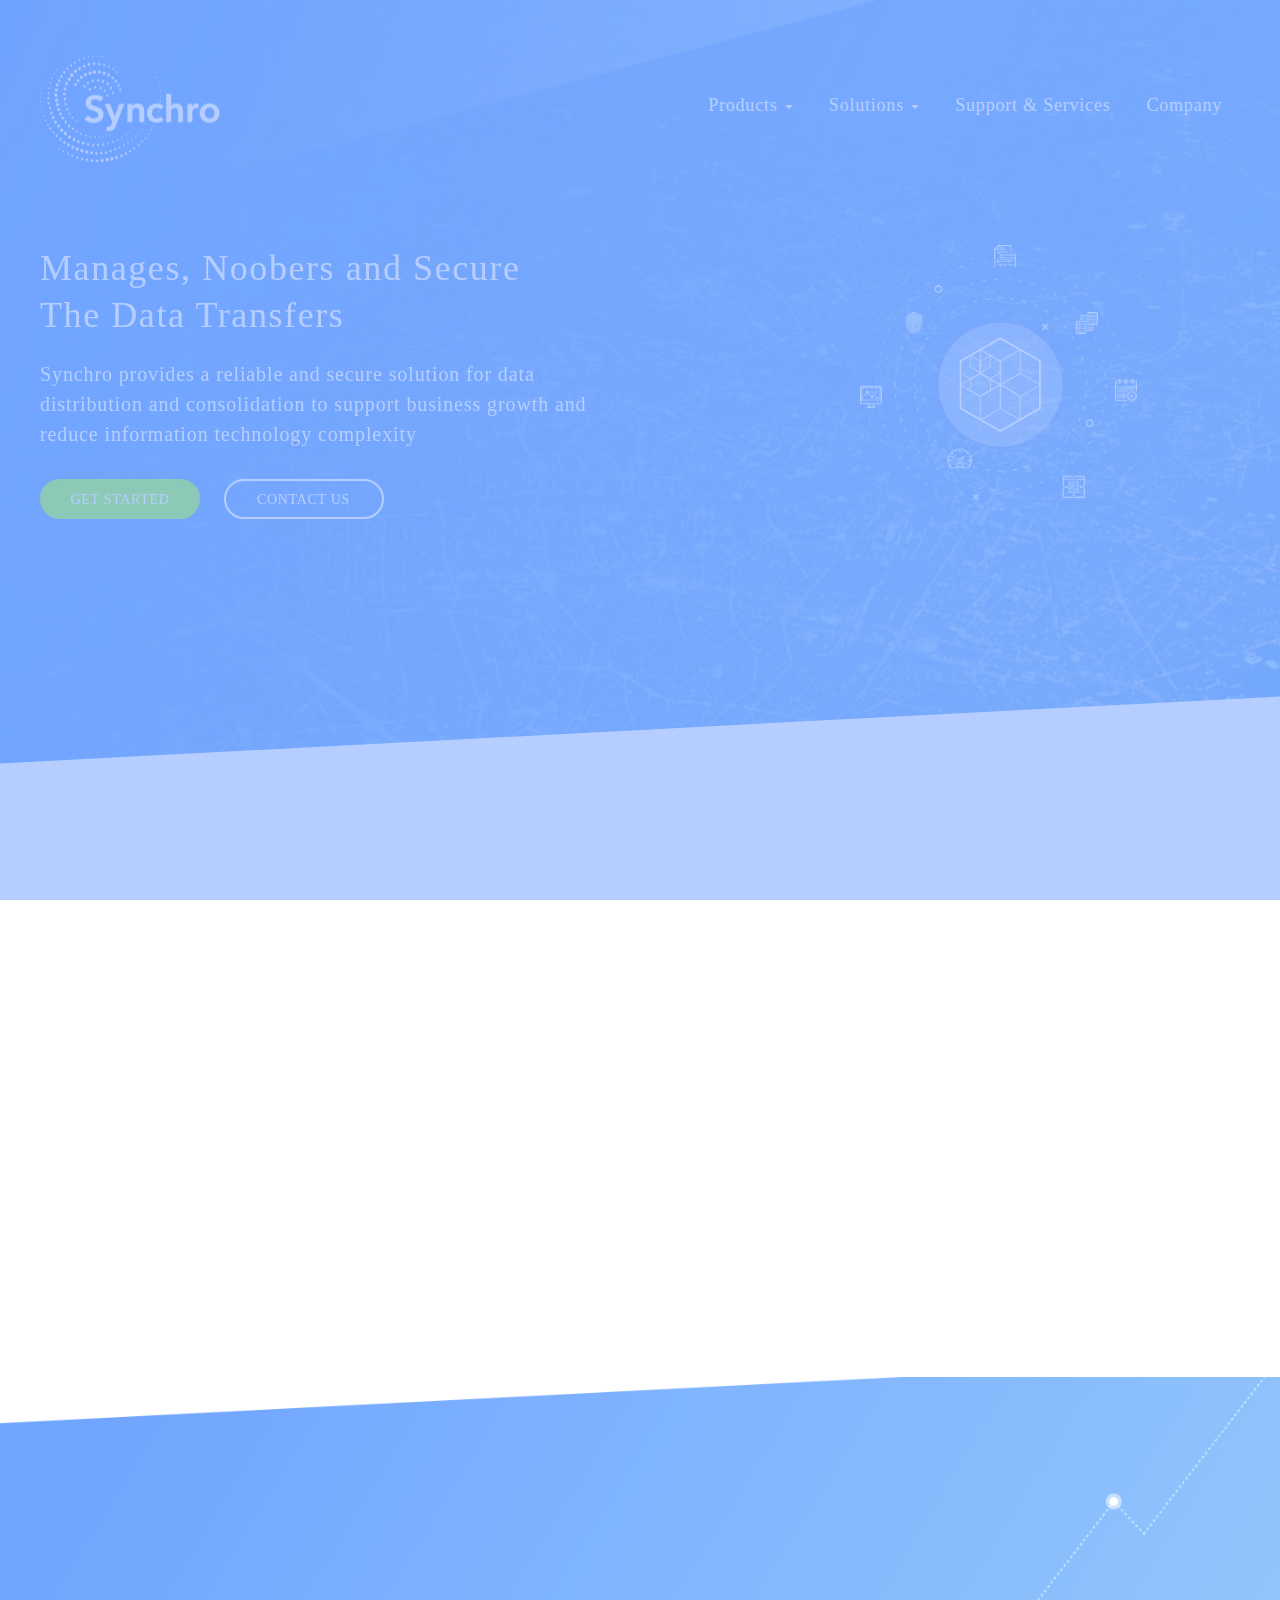
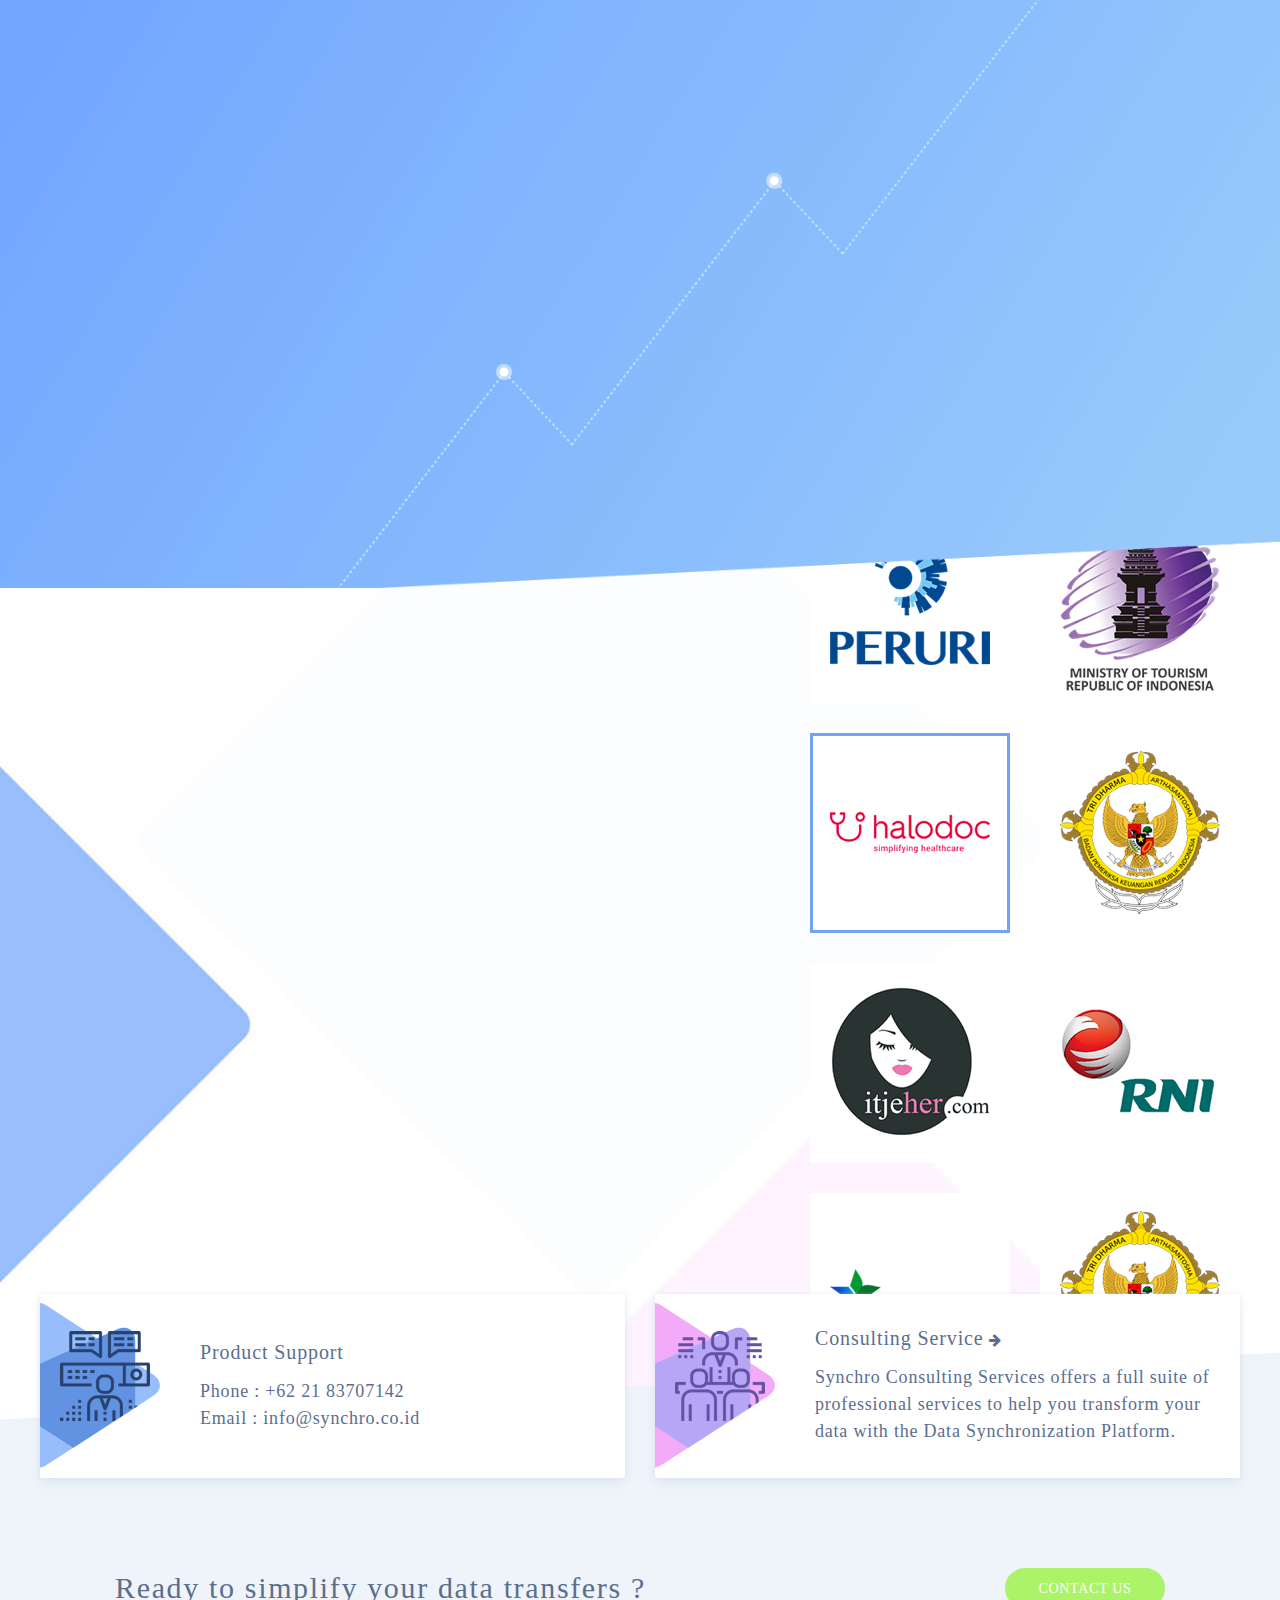
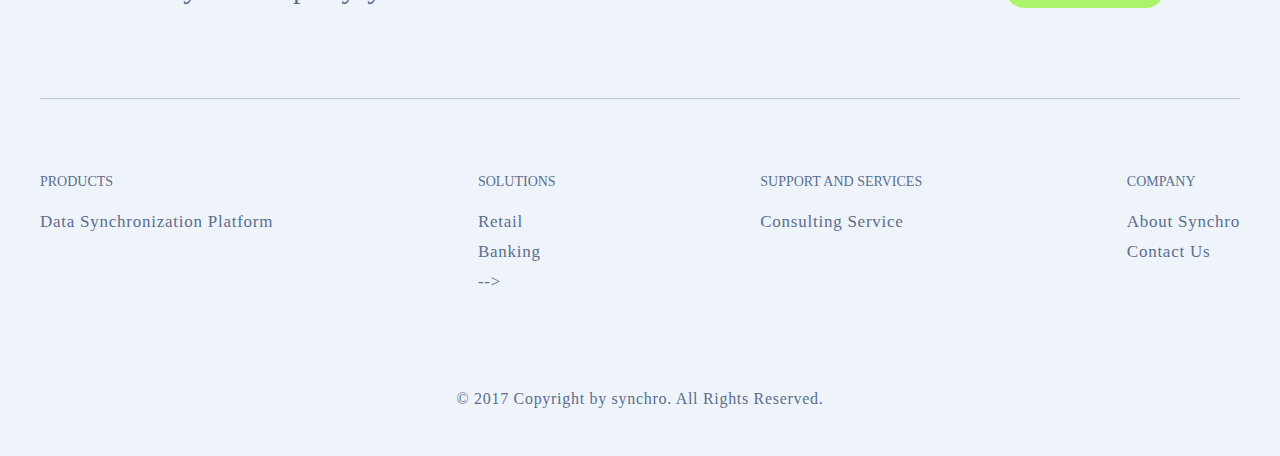
<file: index.html>
<!DOCTYPE html>
<html lang="en">
  

<head>
    <meta charset="utf-8">
    <meta http-equiv="X-UA-Compatible" content="IE=edge">
    <meta name="viewport" content="width=device-width, initial-scale=1.0, maximum-scale=1.0, user-scalable=0" /> 
    <meta name="description" content="">
    <meta name="author" content="">
    <meta name="google-site-verification" content="U6xj8rBa6mPfLLYX8mLBDvmZ2QlkbaD6aHN_oTIMdf0" />
    <link rel="icon" href="#">

    <title>Synchro</title>
 
    <link href="styles/css/ie10-viewport-bug-workaround.css" rel="stylesheet"> 
    <link href="styles/css/owl.carousel.min.css" rel="stylesheet">
    <link href="styles/css/owl.theme.default.min.css" rel="stylesheet">
    <link href="styles/css/main.css" rel="stylesheet">
    <link href="https://fonts.googleapis.com/css?family=Lato:300,400,700" rel="stylesheet"> 
    <!--[if lt IE 9]>
      <script src="js/html5shiv.min.js"></script>
      <script src="js/respond.min.js"></script>
    <![endif]-->    
  </head>

  <body>
  
    <!--==========================================
                        Header 
    ===========================================-->
    <header>  
		<nav class="navbar navbar-custom">
			<div class="container">
				<!-- Brand and toggle get grouped for better mobile display -->
				<div class="navbar-header">
					<button type="button" class="navbar-toggle collapsed" data-toggle="collapse" data-target="#navbar-custom-collapse" aria-expanded="false">
					<span class="sr-only">Toggle navigation</span>
						<span class="icon-bar"></span>
						<span class="icon-bar"></span>
						<span class="icon-bar"></span>
					</button>
					<a class="navbar-brand" href="index.html"><img src="images/logo.png"></a>
				</div>

				<!-- Collect the nav links, forms, and other content for toggling -->
				<div class="collapse navbar-collapse" id="navbar-custom-collapse"> 
					<ul class="nav navbar-nav navbar-right">
						<!-- <li><a href="#">Products</a></li> -->
						<li class="dropdown">
								<a href="#" class="dropdown-toggle" data-toggle="dropdown">Products <span class="caret"></span></a>
								<ul class="dropdown-menu" role="menu">
										<li><a href="data-synchronization-platform.html">Data Synchronization Platform</a></li>
										<!-- <li><a href="/atm-management-platform.html">ATM Management Platform</a></li> -->
										<!-- <li><a href="/document-management-platform.html">Document Management Platform</a></li> -->
										<!-- <li><a href="/integrated-supervision-management-platform.html">Integrated Supervision Management Platform</a></li> -->
								</ul>
						</li>
						<li class="dropdown">
								<a href="#" class="dropdown-toggle" data-toggle="dropdown">Solutions <span class="caret"></span></a>
								<ul class="dropdown-menu" role="menu">
										<li><a href="retail.html">Retail</a></li>
										<li><a href="banking.html">Banking</a></li>
										<!-- <li><a href="/government.html">Government</a></li> -->
								</ul>
						</li>
						<li><a href="consulting-service.html">Support & Services</a></li> 
            <!-- <li><a href="#">Partners</a></li>  --> 
						<li><a href="company.html">Company</a></li> 
					</ul>
				</div><!-- /.navbar-collapse -->
			</div><!-- /.container-fluid -->
		</nav>
    </header>
 
    <!--==========================================
                        Main
		===========================================--> 
		<!-- Preloader -->
    <div id="mask">
        <div id="loader" class="animated pulse infinite"></div>
    </div>
    <main>

	    <!--=============
	    HERO
	    ==============--> 
    	<section class="hero hero-home">
			<div class="container">
				<!-- HERO CONTENT  -->
				<div class="owl-carousel primary-carousel">
					<div class="hero-content row" id='synchro-page-carousel'>
						<div class="col-sm-8 col-sm-offset-2 col-md-7 col-md-offset-0">
							<div class="hero-slide">
								<div class="slide-item">
									<h2 class="animated carousel-anim hiding" data-animation="fadeInLeft">
										<span class="text-light">Manages, Noobers and Secure</span><br/>
										The Data Transfers
									</h2>
									<p class="animated carousel-anim hiding" data-animation="fadeInLeft">
										<span class="text-reguler">Synchro</span> provides a reliable and secure solution for data distribution and consolidation to support business growth and reduce information technology complexity
									</p>
									<div class="hero-cta animated carousel-anim hiding" data-animation="fadeInDown" data-delay="300">
										<a href="data-synchronization-platform.html" class="btn btn-custom btn-green">Get started</a>
										<a href="contact-us.html" class="btn btn-custom btn-ghost">Contact Us</a>
									</div>
								</div>
							</div>
						</div>
						<div class="col-sm-3 col-sm-offset-1 hidden-xs hidden-sm">
							<div class="hero-video animated carousel-anim hiding" data-animation="zoomIn">
								<a href="data-synchronization-platform.html">
									<img src="images/products/hero-logo.png" class="img-responsive" />
									<!-- <img src="images/video-play.svg" class="img-responsive" /> -->
								</a>
							</div>
						</div>
					</div>
					<!-- <div class="hero-content row" id='moklaar-page-carousel'>
						<div class="col-sm-8 col-sm-offset-2 col-md-7 col-md-offset-0">
							<div class="hero-slide">
								<div class="slide-item">
									<h2 class="animated carousel-anim hiding" data-animation="fadeInLeft">
										ATM Management Platform
									</h2>
									<p class="animated carousel-anim hiding" data-animation="fadeInLeft">
										<span class="text-reguler">Moklaar</span> is a cutting edge innovation in ATM Management which provide a comprehensive solution ATM management functions to make it more efficient, safe and cost saving operational.
									</p>
									<div class="hero-cta animated carousel-anim hiding" data-animation="fadeInDown" data-delay="300">
										<a href="/atm-management-platform.html" class="btn btn-custom btn-green">Get started</a>
										<a href="/contact-us.html" class="btn btn-custom btn-ghost">Contact Us</a>
									</div>
								</div>
							</div>
						</div>
						<div class="col-sm-3 col-sm-offset-1 hidden-xs hidden-sm">
							<div class="hero-video animated carousel-anim hiding" data-animation="zoomIn">
								<a href="/atm-management-platform.html">
									<img src="images/products-atm/hero-logo.png" class="img-responsive" />
								</a>
							</div>
						</div>
					</div> -->
					<!-- <div class="hero-content row" id='lexindoc-page-carousel'>
						<div class="col-sm-8 col-sm-offset-2 col-md-7 col-md-offset-0">
							<div class="hero-slide">
								<div class="slide-item">
									<h2 class="animated carousel-anim hiding" data-animation="fadeInLeft">
										Document Management Platform
									</h2>
									<p class="animated carousel-anim hiding" data-animation="fadeInLeft">
										<span class="text-reguler">Lexindoc</span> provides features for document management, integrated with current information system and can be modified to anticipate the development of business process in conducting archival system.
									</p>
									<div class="hero-cta animated carousel-anim hiding" data-animation="fadeInDown" data-delay="300">
										<a href="/atm-management-platform.html" class="btn btn-custom btn-green">Get started</a>
										<a href="/contact-us.html" class="btn btn-custom btn-ghost">Contact Us</a>
									</div>
								</div>
							</div>
						</div>
						<div class="col-sm-3 col-sm-offset-1 hidden-xs hidden-sm">
							<div class="hero-video animated carousel-anim hiding" data-animation="zoomIn">
								<a href="/document-management-platform.html">
									<img src="images/products-document/lexindoc-logo.png" class="img-responsive" />
								</a>
							</div>
						</div>
					</div> -->
					<!-- <div class="hero-content row" id='simpati-page-carousel'>
						<div class="col-sm-8 col-sm-offset-2 col-md-7 col-md-offset-0">
							<div class="hero-slide">
								<div class="slide-item">
									<h2 class="animated carousel-anim hiding" data-animation="fadeInLeft">
										Integrated Supervision Management System
									</h2>
									<p class="animated carousel-anim hiding" data-animation="fadeInLeft">
										<span class="text-reguler">SIMPATI</span> an implementation form of Sistem Pengendalian Intern Pemerintah (SPIP) elements, that was designed and developed by adopting best practices in the field of information technology and communication.
									</p>
									<div class="hero-cta animated carousel-anim hiding" data-animation="fadeInDown" data-delay="300">
										<a href="/atm-management-platform.html" class="btn btn-custom btn-green">Get started</a>
										<a href="/contact-us.html" class="btn btn-custom btn-ghost">Contact Us</a>
									</div>
								</div>
							</div>
						</div>
						<div class="col-sm-3 col-sm-offset-1 hidden-xs hidden-sm">
							<div class="hero-video animated carousel-anim hiding" data-animation="zoomIn">
								<a href="/integrated-supervision-management-platform.html">
									<img src="images/products-simpati/simpati-logo.png" class="img-responsive" />
								</a>
							</div>
						</div>
					</div> -->
				</div>
			</div>
		</section>
		
		<!-- HERO MENU -->
		<!-- <section>
			<div class="container">
				<div class="hero-menu clearfix">
					<div class="menu-item active primary-carousel-trigger" data-target="#synchro-page-carousel">
						Data Synchronization
					</div>
					<div class="menu-item primary-carousel-trigger" data-target="#moklaar-page-carousel">
						ATM Management
					</div>
					<div class="menu-item primary-carousel-trigger" data-target="#lexindoc-page-carousel">
						Document Management
					</div>
					<div class="menu-item primary-carousel-trigger" data-target="#simpati-page-carousel">
						Continues Audit Management
					</div>
				</div>
			</div>
		</section> -->

	    <!--=============
	    MECHANISM
	    ==============-->
    	<section class="section mechanism">
    		<div class="container">
    			<p class="lead animated hiding" data-animation="fadeInDown">
    				60%-70% of major corporations still use a kind of the manual mechanism to move the data. During the process it may encounter many problems, such as: insufficient network, synchronization, backup/restore. Synchro helps to provide a secure, accurate and quick way to synchronize data remotely.
    			</p>
    			<div class="mechanism-item">
    				<div class="row">
    					<div class="col-sm-6 col-md-3 animated hiding" data-animation="fadeInUp">
    						<img src="images/home/wan-opt.png"/>
    						<h3>
    							WAN Optimized
    						</h3>
    						<p>
    							Designed to utilize the unreliable internet, compression and parallel processing, data buffering, lower and limit the bandwith.
    						</p>
    					</div>
    					<div class="col-sm-6 col-md-3 animated hiding" data-animation="fadeInUp">
    						<img src="images/home/secure.png"/>
    						<h3>
    							Secure
    						</h3>
    						<p>
    							Built in RSA-1024 security, secure socket layer, ban mechanism, data compression.
    						</p>
    					</div>
    					<div class="col-sm-6 col-md-3 animated hiding" data-animation="fadeInUp">
    						<img src="images/home/simple.png"/>
    						<h3>
    							Simple
    						</h3>
    						<p>
    							Simple Network (outgoing connection only on branches), centralized Management, web based.
    						</p>
    					</div>
    					<div class="col-sm-6 col-md-3 animated hiding" data-animation="fadeInUp">
    						<img src="images/home/flexible.png"/>
    						<h3>
    							Flexible
    						</h3>
    						<p>
    							Client to client, branch to branch, grouping clients.
    						</p>
    					</div>
    				</div>
    			</div>
    		</div>
    	</section>

	    <!--=============
	    SOLUTIONS
	    ==============-->
	    <section class="section solutions">
	    	<div class="container">
	    		<h2 class="animated hiding text-center" data-animation="fadeInLeft">Solutions</h2>
	    		<!-- <p class="animated hiding" data-animation="fadeInLeft">
	    			Lorem ipsum dolor sit amet, consectetur adipiscing elit. Maecenas malesuada pretium elementum. In et luctus erat. In cursus enim nec est dignissim pharetra. Phasellus in viverra libero.
	    		</p> -->
	    		<div class="solutions-item">
	    			<div class="row">
		    			<div class="col-sm-6 animated hiding" data-animation="zoomIn">
		    				<a href="retail.html">
			    				<img src="images/home/retail.svg" class="img-responsive">
			    				<p>Retail</p>
		    				</a>
		    			</div>
		    			<div class="col-sm-6 animated hiding" data-animation="zoomIn">
		    				<a href="banking.html">
			    				<img src="images/home/banking.svg" class="img-responsive">
			    				<p>Banking</p>
		    				</a>
		    			</div>
		    			<!-- <div class="col-sm-4 animated hiding" data-animation="zoomIn">
		    				<a href="">
			    				<img src="images/home/government.svg" class="img-responsive">
			    				<p>Government</p>
		    				</a>
		    			</div> -->
	    			</div>
	    		</div>
	    	</div>
	    </section>

        <!--=============
        Our Clients
		==============-->
		<section class="section our-clients">
			<div class="container">
				<div class="our-clients-content">
					<div class="our-clients-text">
						<h2 class="animated hiding" data-animation="fadeInRight">Great clients we love working with</h2>
						<p class="animated hiding" data-animation="fadeInRight">
							The following are just some of the positive things that our clients are saying about us. We are pleased to find that our service is such a success and can be so beneficial to so many individuals and small business clients.
						</p>
					</div>
					<div class="owl-carousel quotes-slider animated hiding" data-animation="fadeInDown">
						<div class="slide-item" data-target="halodoc">
							<p>Synchro enable our expansion and work as our growth engine <br/>
							Synchro is essential to our business!</p>
							<p class="text-company">HalloDoc (Series A start up company, invested by Go-Jek &amp; Blibli)</p>
						</div>
						<!-- <div class="slide-item" data-target="kemenpar">
							<p>Synchro enable our expansion and work as our growth engine <br/>
							Synchro is essential to our business!</p>
							<p class="text-company">HalloDoc (Series A start up company, invested by Go-Jek &amp; Blibli)</p>
						</div> -->
					</div>
					<div class="quotes-logos">
						<div class="row logos-moving-wrapper">
							<div class="col-xs-3 col-sm-3 col-md-12 col-lg-6">
								<div class="item" data-source="peruri">
									<img src="images/home/logo-peruri.png" class="img-responsive"/>
								</div>
							</div>
							<div class="col-xs-3 col-sm-3 col-md-12 col-lg-6">
								<div class="item" data-source="kemenpar">
									<img src="images/home/logo-kemenpar.png" class="img-responsive"/>
								</div>
							</div>
							<div class="col-xs-3 col-sm-3 col-md-12 col-lg-6">
								<div class="item" data-source="halodoc">
									<img src="images/home/logo-halodoc.png" class="img-responsive"/>
								</div>
							</div>
							<div class="col-xs-3 col-sm-3 col-md-12 col-lg-6">
								<div class="item" data-source="bpk">
									<img src="images/home/logo-bpk.png" class="img-responsive"/>
								</div>
							</div>
							<div class="col-xs-3 col-sm-3 col-md-12 col-lg-6">
								<div class="item" data-source="itjeher">
									<img src="images/home/logo-itjeher.png" class="img-responsive"/>
								</div>
							</div>
							<div class="col-xs-3 col-sm-3 col-md-12 col-lg-6">
								<div class="item" data-source="rni">
									<img src="images/home/logo-rni.png" class="img-responsive"/>
								</div>
							</div>
							<div class="col-xs-3 col-sm-3 col-md-12 col-lg-6">
								<div class="item" data-source="perpusnas">
									<img src="images/home/logo-perpusnas.png" class="img-responsive"/>
								</div>
							</div>
							<div class="col-xs-3 col-sm-3 col-md-12 col-lg-6 hidden-xs hidden-sm">
								<div class="item" data-source="bpk">
									<img src="images/home/logo-bpk.png" class="img-responsive"/>
								</div>
							</div>
						</div>
					</div>
				</div>
			</div>
		</section>
    </main>

    <!--==========================================
                        Footer
    ===========================================-->  
    <footer class="footer">
    	<div class="container">
    		<div class="support-item">
	    		<div class="row">
	    			<div class="col-sm-6">
	    				<div class="content">
	    					<img src="images/home/footer-product.png" class="img-responsive" />
	    					<h4>Product Support</h4>
	    					<p>
									Phone 	: +62 21 83707142 <br/>
									Email  	: info@synchro.co.id
	    					</p>
	    				</div>
	    			</div>
	    			<div class="col-sm-6">
	    				<a href='consulting-service.html' class="content">
	    					<img src="images/home/footer-consulting.png" class="img-responsive" />
	    					<h4>Consulting Service <div class="fa fa-arrow-right"></div></h4>
	    					<p>
	    						Synchro Consulting Services offers a full suite of professional services to help you transform your data with the Data Synchronization Platform.
	    					</p>
	    				</a>
	    			</div>
	    		</div>
    		</div>
    		<div class="footer-cta">
    			<h3 class="pull-left">Ready to simplify your data transfers ?</h3>
    			<a href="contact-us.html" class="btn btn-custom btn-green pull-right">CONTACT US</a>
    		</div>
    		<div class="footer-links">
    			<div class="item">
    				<h5>PRODUCTS</h5>
						<ul>
							<li><a href="data-synchronization-platform.html">Data Synchronization Platform</a></li>
							<!-- <li><a href="atm-management-platform.html">ATM Management Platform</a></li> -->
							<!-- <li><a href="/document-management-plaform.html">Document Management Plaform</a></li> -->
							<!-- <li><a href="/continous-Audit-management-platform.html">Continous Audit Management Platform</a></li> -->
							<!-- <li><a href="/data-reconciliation-platform.html">Data Reconciliation Platform</a></li> -->
						</ul>
					</div>
					<div class="item">
						<h5>SOLUTIONS</h5>
						<ul>
							<li><a href="retail.html">Retail</a></li>
							<li><a href="banking.html">Banking</a></li>
							<!-- <!-- <li><a href="">Government</a></li> --> -->
						</ul>
					</div>
					<div class="item">
						<h5>SUPPORT AND SERVICES</h5>
						<ul>
							<!-- <li><a href="">Products Support</a></li> -->
							<li><a href="consulting-service.html">Consulting Service</a></li>
						</ul>
					</div>
					<!-- <div class="item">
						<h5>PARTNER</h5>
						<ul>
							<li><a href="">Reseller</a></li>
							<li><a href="">Consulting Partner</a></li>
						</ul>
					</div> -->
    			<div class="item">
    				<h5>COMPANY</h5>
						<ul>
							<li><a href="company.html">About Synchro</a></li>
							<li><a href="contact-us.html">Contact Us</a></li>
						</ul>
					</div>
    		</div>
    		<div class="footer-copyright">© 2017 Copyright by synchro. All Rights Reserved.</div>
    	</div>
    </footer>
 
    
    <!--==========================================
                  Javascript core
    ===========================================-->
    <script src="js/jquery.min.js"></script>  
    <script src="js/modernizr.min.js"></script>
    <script src="js/script.js"></script> 
  </body>

</html>
</file>
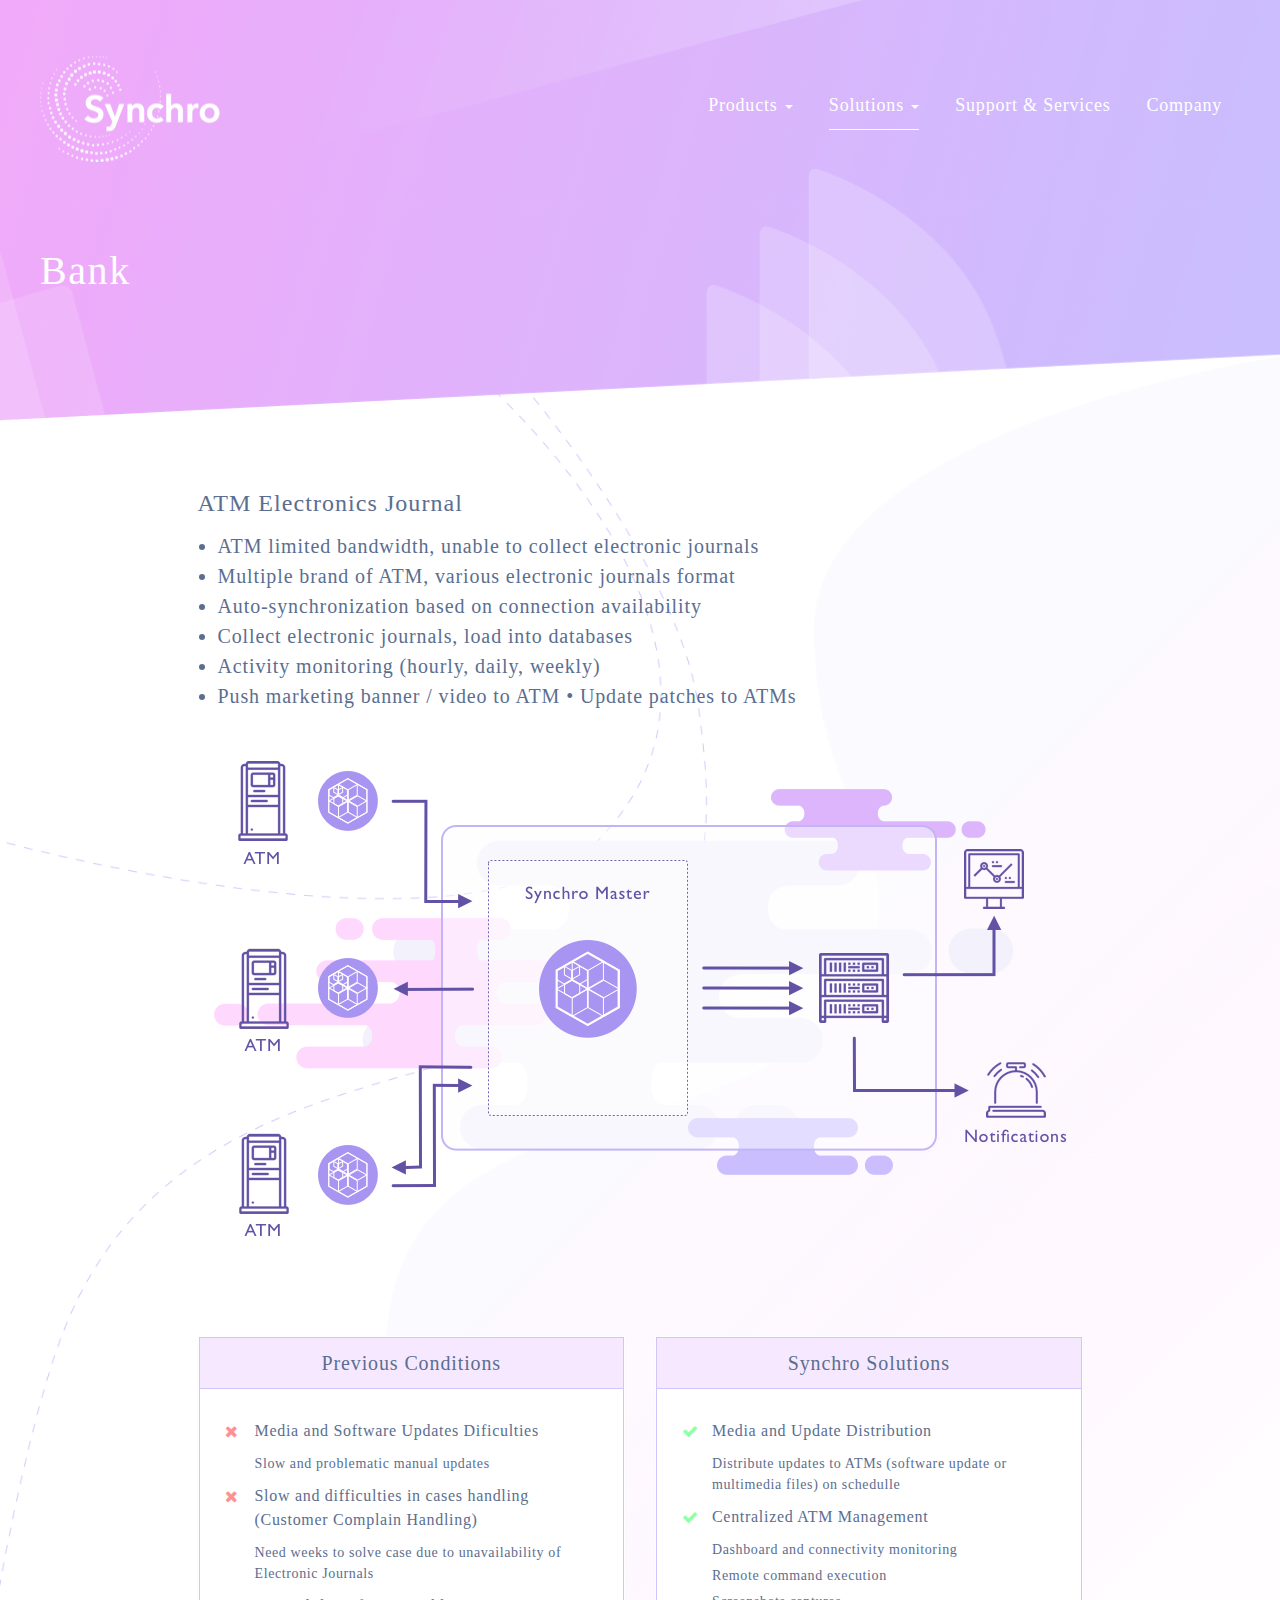
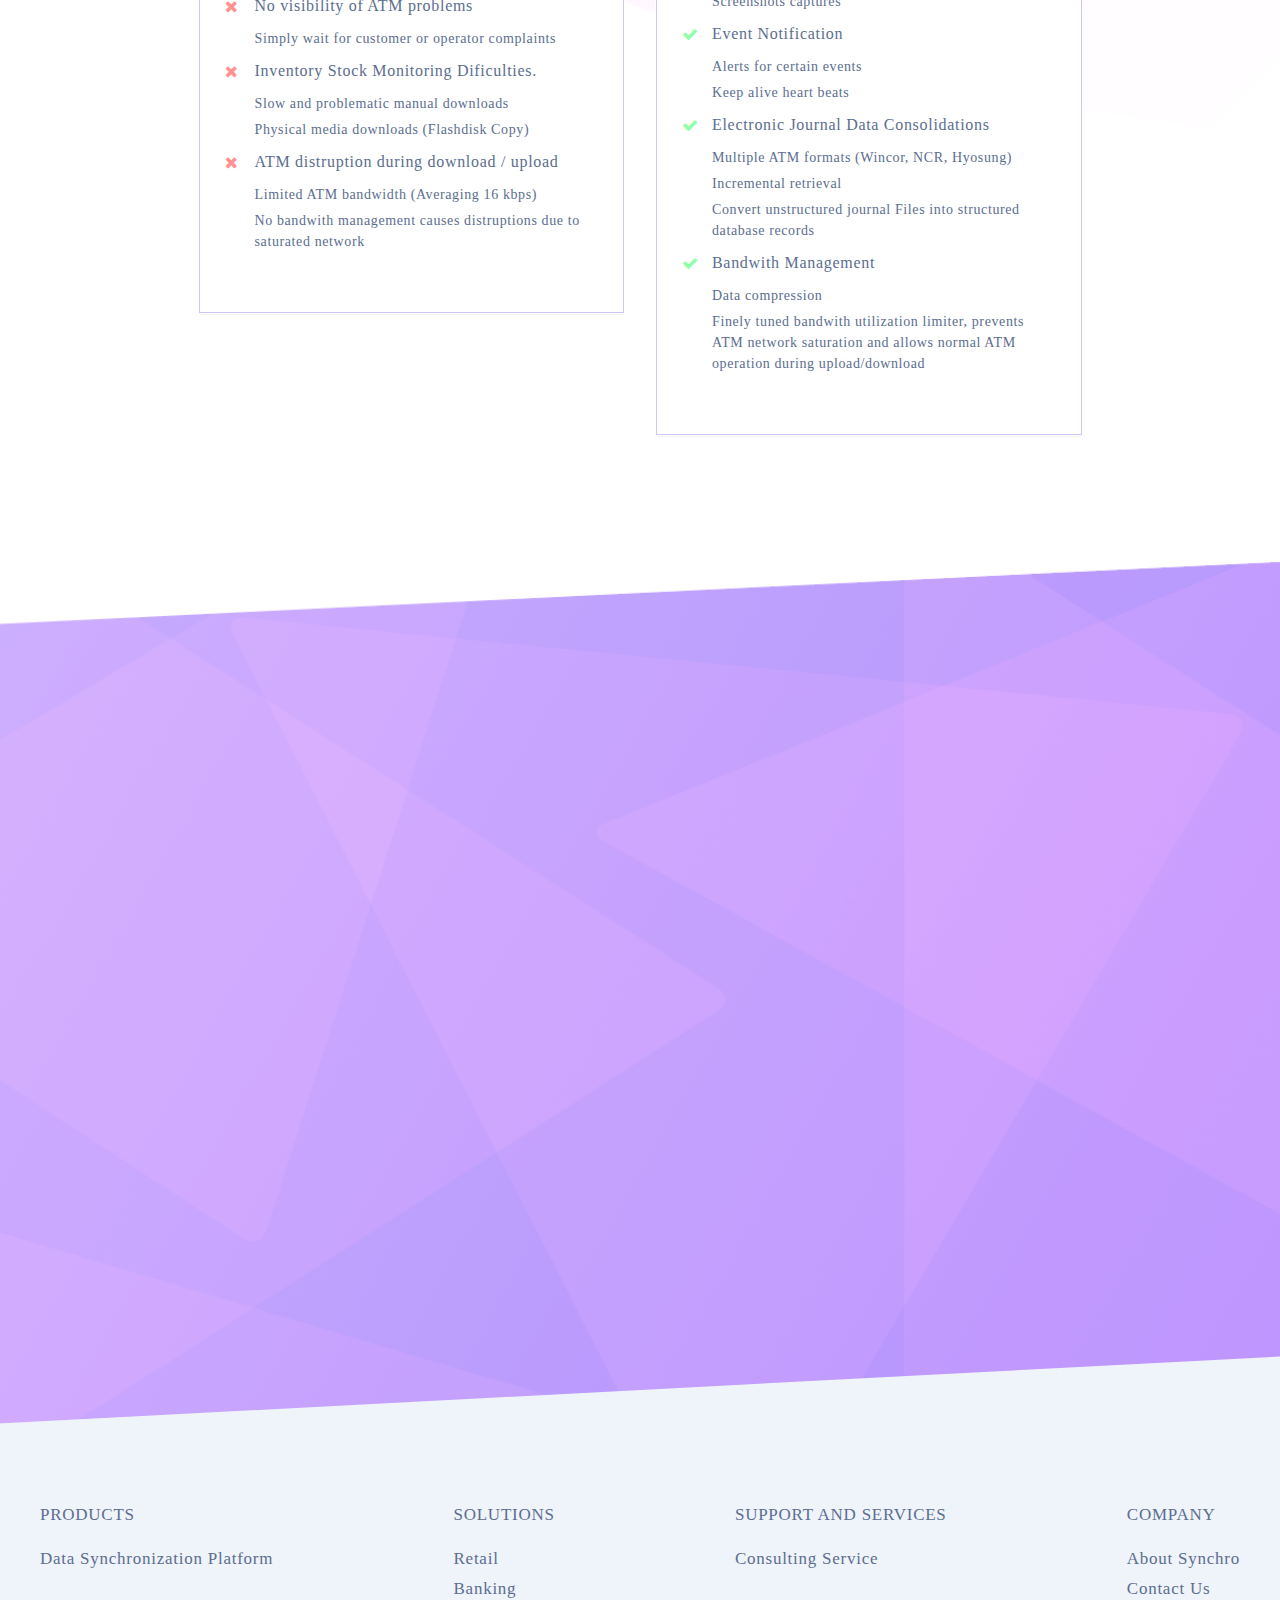
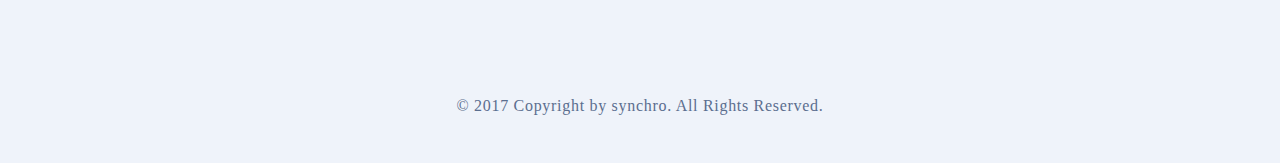
<file: banking.html>
<!DOCTYPE html>
<html lang="en">
  
<head>
    <meta charset="utf-8">
    <meta http-equiv="X-UA-Compatible" content="IE=edge">
    <meta name="viewport" content="width=device-width, initial-scale=1.0, maximum-scale=1.0, user-scalable=0" /> 
    <meta name="description" content="">
    <meta name="author" content="">
    <link rel="icon" href="#">

    <title>Synchro | Data Synchronization Platform Overview</title>

    <link href="styles/css/ie10-viewport-bug-workaround.css" rel="stylesheet"> 
    <link href="styles/css/main.css" rel="stylesheet">
    <link href="https://fonts.googleapis.com/css?family=Lato:300,400,700" rel="stylesheet"> 
    <!--[if lt IE 9]>
      <script src="js/html5shiv.min.js"></script>
      <script src="js/respond.min.js"></script>
    <![endif]-->    
  </head>

  <body class="products-synchro-page">
  
    <!--==========================================
                        Header 
    ===========================================-->
    <header>  
		<nav class="navbar navbar-custom">
			<div class="container">
				<!-- Brand and toggle get grouped for better mobile display -->
				<div class="navbar-header">
					<button type="button" class="navbar-toggle collapsed" data-toggle="collapse" data-target="#navbar-custom-collapse" aria-expanded="false">
					<span class="sr-only">Toggle navigation</span>
						<span class="icon-bar"></span>
						<span class="icon-bar"></span>
						<span class="icon-bar"></span>
					</button>
					<a class="navbar-brand" href="index.html"><img src="images/logo.png"></a>
				</div>

				<!-- Collect the nav links, forms, and other content for toggling -->
				<div class="collapse navbar-collapse" id="navbar-custom-collapse"> 
						<ul class="nav navbar-nav navbar-right">
							<!-- <li><a href="#">Products</a></li> -->
							<li class="dropdown">
									<a href="#" class="dropdown-toggle" data-toggle="dropdown">Products <span class="caret"></span></a>
									<ul class="dropdown-menu" role="menu">
										<li><a href="data-synchronization-platform.html">Data Synchronization Platform</a></li>
										<!-- <li><a href="/atm-management-platform.html">ATM Management Platform</a></li> -->
										<!-- <li><a href="/document-management-platform.html">Document Management Platform</a></li> -->
										<!-- <li><a href="/integrated-supervision-management-platform.html">Integrated Supervision Management Platform</a></li> -->
									</ul>
							</li>
							<li class="dropdown active">
									<a href="#" class="dropdown-toggle" data-toggle="dropdown">Solutions <span class="caret"></span></a>
									<ul class="dropdown-menu" role="menu">
										<li><a href="retail.html">Retail</a></li>
										<li><a href="banking.html">Banking</a></li>
										<!-- <li><a href="/government.html">Government</a></li> -->
									</ul>
							</li>
							<li><a href="consulting-service.html">Support & Services</a></li> 
													<!-- <li><a href="#">Partners</a></li>  --> 
							<li><a href="company.html">Company</a></li> 
						</ul>
					</div><!-- /.navbar-collapse -->
			</div><!-- /.container-fluid -->
		</nav>
    </header>
 
    <!--==========================================
                        Main
    ===========================================--> 
    <main>

	    <!--=============
	    HERO
	    ==============--> 
    	<section class="hero hero-product-inner hero-small">
    		<div class="container">
    			<!-- HERO CONTENT  -->
    			<div class="hero-content">
    				<div class="hero-slide animated hiding" data-animation="fadeIn">
    					<div class="slide-item">
    						<h2>
									Bank
    						</h2>
    					</div>
    				</div>
    			</div>
    		</div>
    	</section>

	    <!--=============
	    COMPANY
	    ==============-->
    	<section class="section article-section">
    		<div class="container">
					<h5>ATM Electronics Journal</h5>
					<ul>
							<li>ATM limited bandwidth, unable to collect electronic journals</li>
							<li>Multiple brand of ATM, various electronic journals format</li>
							<li>Auto-synchronization based on connection availability</li>
							<li>Collect electronic journals, load into databases</li>
							<li>Activity monitoring (hourly, daily, weekly)</li>
							<li>Push marketing banner / video to ATM • Update patches to ATMs</li>
					</ul>
					<img src="images/bank/atm-electronics-journal.png" class="img-responsive" alt="Atm Electronics Journal" />
					<div class="row">
							<div class="col-sm-6">
									<div class="panel primary-panel">
											<div class="panel-heading">
													<h3 class="panel-title">Previous Conditions</h3>
											</div>
											<div class="panel-body">
													<ul class="primary-list x-list">
															<li>
																	<h5>Media and Software Updates Dificulties</h5>
																	<p>Slow and problematic manual updates</p>
															</li>
															<li>
																	<h5>Slow and difficulties in cases handling (Customer Complain Handling)</h5>
																	<p>Need weeks to solve case due to unavailability of Electronic Journals</p>
															</li>
															<li>
																	<h5>No visibility of ATM problems</h5>
																	<p>Simply wait for customer or operator complaints</p>
															</li>
															<li>
																	<h5>Inventory Stock Monitoring Dificulties.</h5>
																	<p>Slow and problematic manual downloads</p>
																	<p>Physical media downloads (Flashdisk Copy)</p>
															</li>
															<li>
																	<h5>ATM distruption during download / upload</h5>
																	<p>Limited ATM bandwidth (Averaging 16 kbps)</p>
																	<p>No bandwith management causes distruptions due to saturated network</p>
															</li>
													</ul>
											</div>
									</div>
							</div>
							<div class="col-sm-6">
									<div class="panel primary-panel">
											<div class="panel-heading">
													<h3 class="panel-title">Synchro Solutions</h3>
											</div>
											<div class="panel-body">
													<ul class="primary-list checked-list">
															<li>
																	<h5>Media and Update Distribution</h5>
																	<p>Distribute updates to ATMs (software update or multimedia files) on schedulle</p>
															</li>
															<li>
																	<h5>Centralized ATM Management</h5>
																	<p>Dashboard and connectivity monitoring</p>
																	<p>Remote command execution</p>
																	<p>Screenshots captures</p>
															</li>
															<li>
																	<h5>Event Notification</h5>
																	<p>Alerts for certain events</p>
																	<p>Keep alive heart beats</p>
															</li>
															<li>
																	<h5>Electronic Journal Data Consolidations</h5>
																	<p>Multiple ATM formats (Wincor, NCR, Hyosung)</p>
																	<p>Incremental retrieval</p>
																	<p>Convert unstructured journal Files into structured database records</p>
															</li>
															<li>
																	<h5>Bandwith Management</h5>
																	<p>Data compression</p>
																	<p>Finely tuned bandwith utilization limiter, prevents ATM network saturation and allows normal ATM operation during upload/download </p>
															</li>
													</ul>
											</div>
									</div>
							</div>
					</div>
    		</div>
			</section>
			
			<section class="section special purple-section-triangle">
					<div class="container">
						<h2 class="text-center animated hiding" data-animation="fadeInLeft">Implementation Results and Benefits</h2>
						<div class="row">
							<div class="col-sm-6">
									<div class="side-icon-box equal-height animated hiding" data-animation="zoomIn">
											<img src="images/bank/improve-atm-maintenance.png"/>
											<article>
													<h5>Improve ATM Maintenance</h5>
													<p>Easy and fast distribution of software and promotion and media update to 1000 ATMs</p>
											</article>
									</div>
							</div>
							<div class="col-sm-6">
									<div class="side-icon-box equal-height animated hiding" data-animation="zoomIn">
											<img src="images/bank/faster-atm-case-handling.png"/>
											<article>
													<h5>Faster ATM Case Handling</h5>
													<p>
															Near real-time acquisition and translation of electronic journal
													</p>
											</article>
									</div>
							</div>
							<div class="col-sm-6">
									<div class="side-icon-box equal-height animated hiding" data-animation="zoomIn">
											<img src="images/bank/decreases-atm-downtime.png"/>
											<article>
													<h5>Decreases ATM Downtime</h5>
													<p>
															Near real-time notification ATM maintenance and failure events
													</p>
											</article>
									</div>
							</div>
							<div class="col-sm-6">
									<div class="side-icon-box equal-height animated hiding" data-animation="zoomIn">
											<img src="images/bank/fix-problem-remotely.png"/>
											<article>
													<h5>Fix Problem Remotely</h5>
													<p>
															Remote scripts deployment
													</p>
											</article>
									</div>
							</div>
						</div>
					</div>
				</section>

    </main>

    <!--==========================================
                        Footer
    ===========================================-->  
    <footer class="footer">
    	<div class="container">
    		<div class="footer-links">
    			<div class="item">
    				<h5><a href="#">PRODUCTS</a></h5>
					<ul>
						<li><a href="data-synchronization-platform.html">Data Synchronization Platform</a></li>
						<!-- <li><a href="atm-management-platform.html">ATM Management Platform</a></li> -->
						<!-- <li><a href="/document-management-plaform.html">Document Management Plaform</a></li> -->
						<!-- <li><a href="/continous-Audit-management-platform.html">Continous Audit Management Platform</a></li> -->
						<!-- <li><a href="/data-reconciliation-platform.html">Data Reconciliation Platform</a></li> -->
					</ul>
				</div>
    			<div class="item">
    				<h5><a href="#">SOLUTIONS</a></h5>
					<ul>
						<li><a href="retail.html">Retail</a></li>
						<li><a href="banking.html">Banking</a></li>
						<!-- <li><a href="">Government</a></li> -->
					</ul>
				</div>
    			<div class="item">
    				<h5><a href="#">SUPPORT AND SERVICES</a></h5>
					<ul>
						<!-- <li><a href="">Products Support</a></li> -->
						<li><a href="consulting-service.html">Consulting Service</a></li>
					</ul>
				</div>
    			<!-- <div class="item">
    				<h5><a href="">PARTNER</a></h5>
					<ul>
						<li><a href="">Reseller</a></li>
						<li><a href="">Consulting Partner</a></li>
					</ul>
				</div> -->
    			<div class="item">
    				<h5><a href="#">COMPANY</a></h5>
					<ul>
						<li><a href="company.html">About Synchro</a></li>
						<li><a href="contact-us.html">Contact Us</a></li>
					</ul>
				</div>
    		</div>
    		<div class="footer-copyright">© 2017 Copyright by synchro. All Rights Reserved.</div>
    	</div>
    </footer>
 
    
    <!--==========================================
                  Javascript core
    ===========================================-->
    <script src="js/jquery.min.js"></script>  
    <script src="js/modernizr.min.js"></script>
    <script src="js/script.js"></script> 
  </body>

</html>
</file>
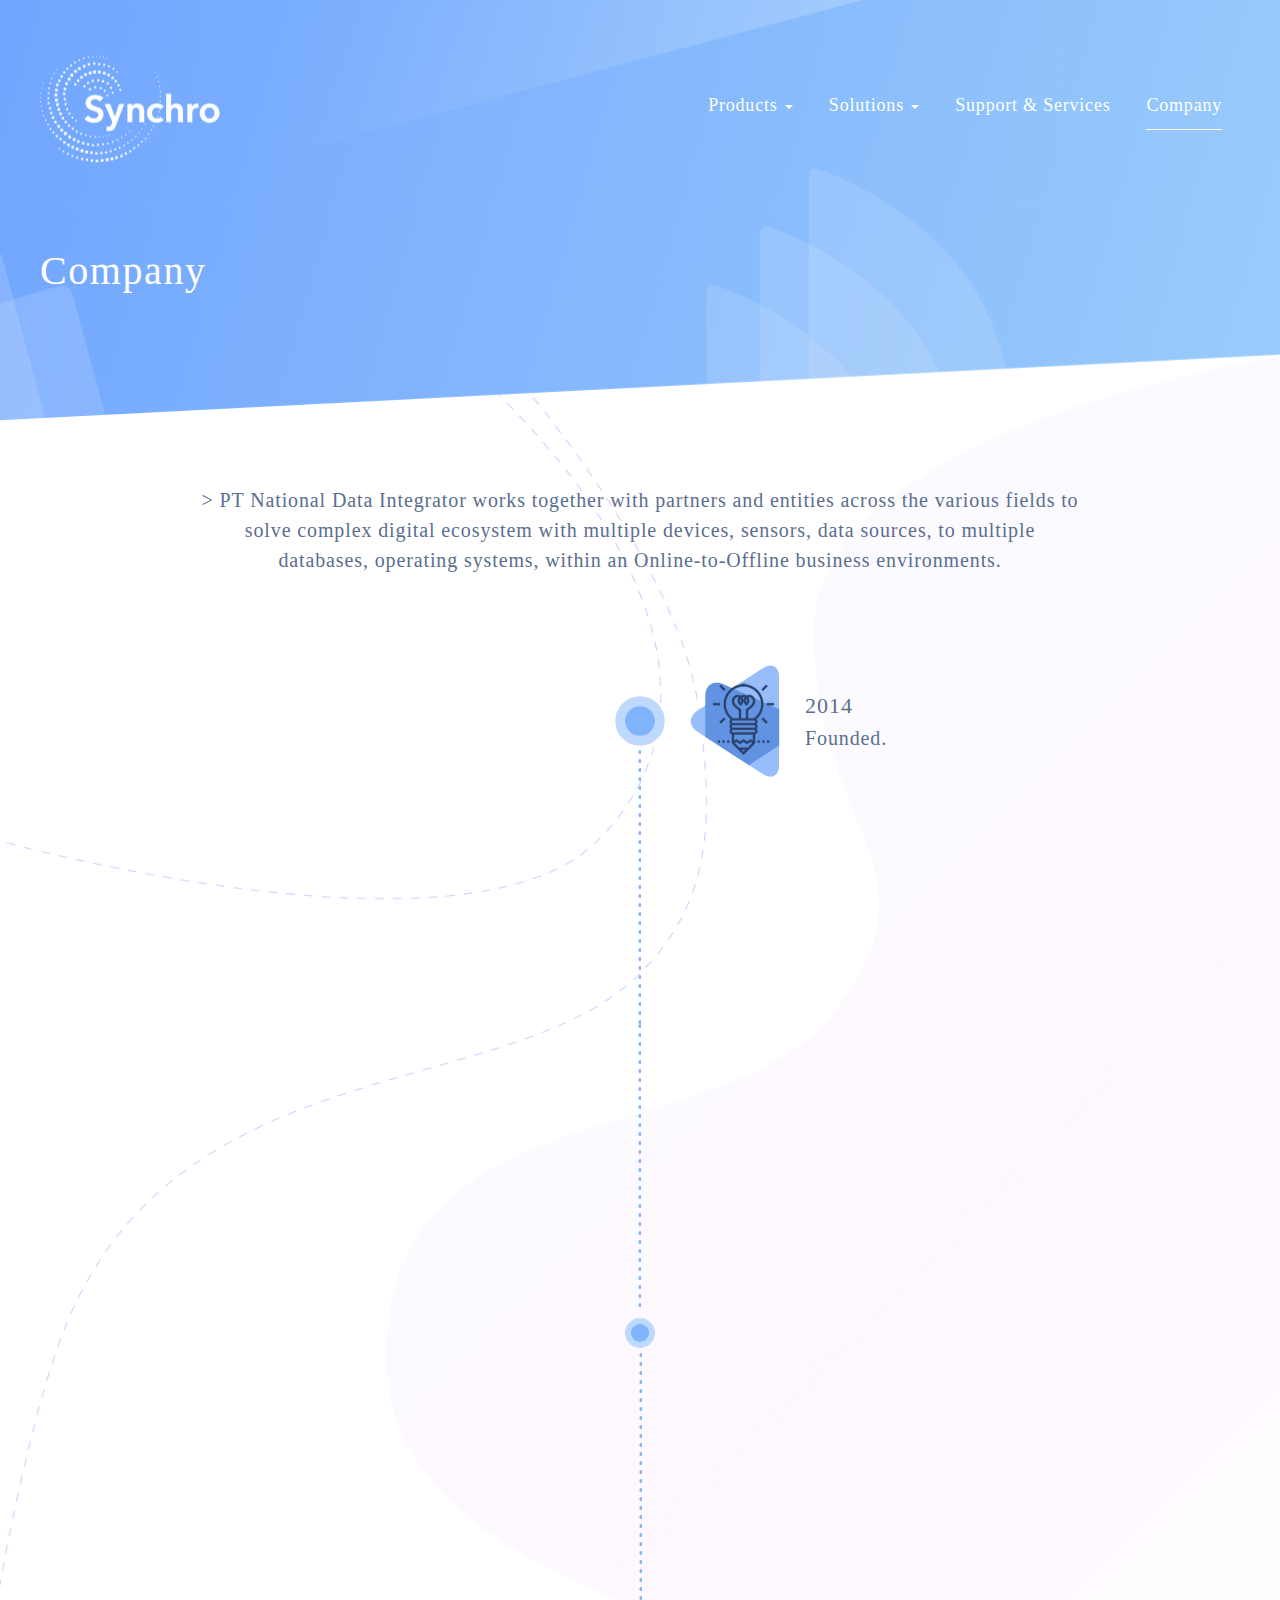
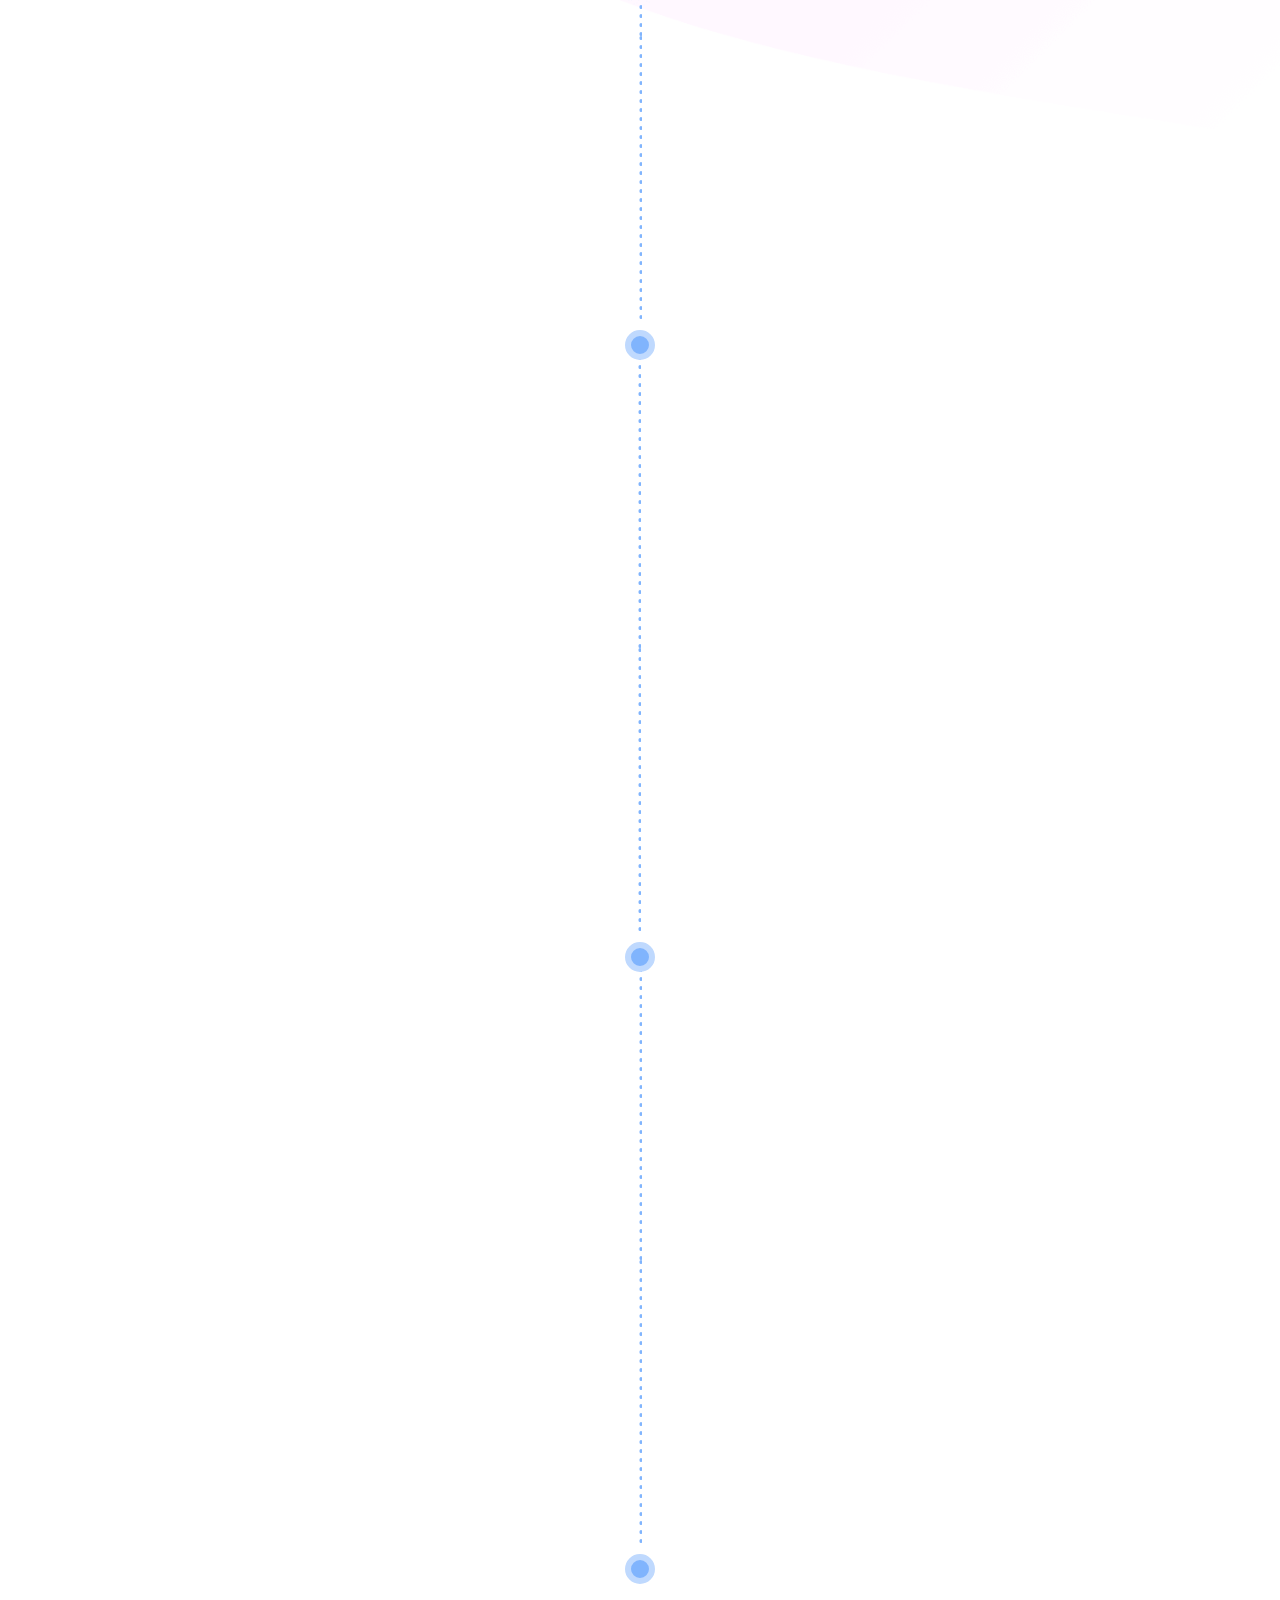
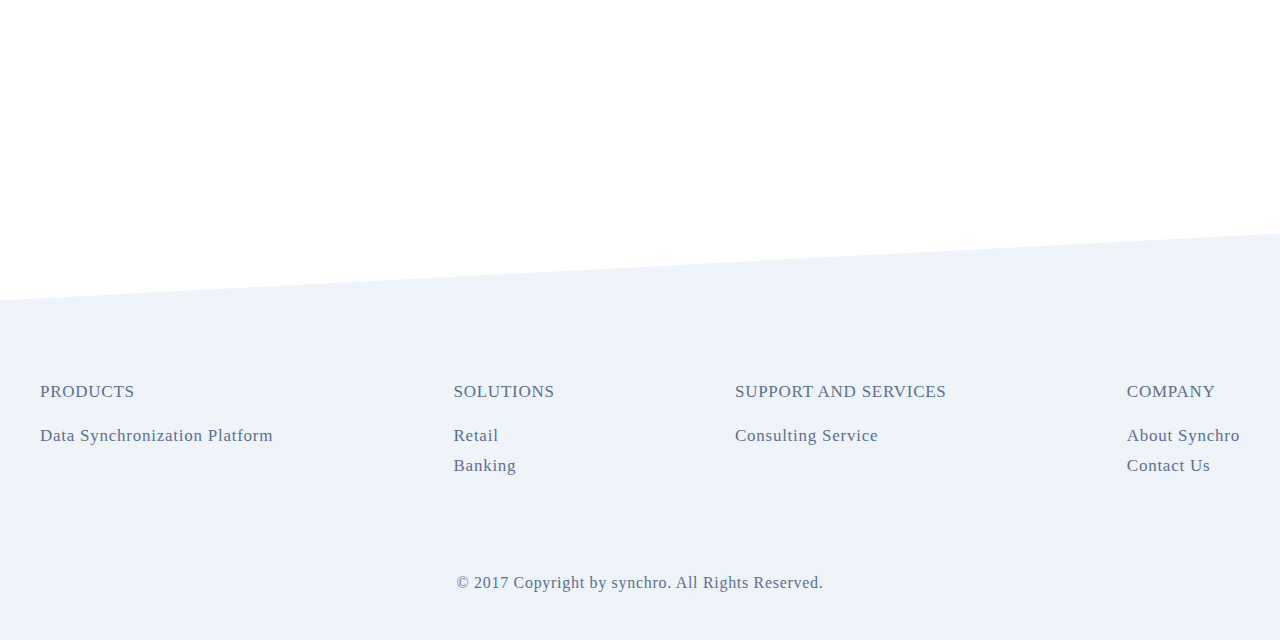
<file: company.html>
<!DOCTYPE html>
<html lang="en">
  
<head>
    <meta charset="utf-8">
    <meta http-equiv="X-UA-Compatible" content="IE=edge">
    <meta name="viewport" content="width=device-width, initial-scale=1.0, maximum-scale=1.0, user-scalable=0" /> 
    <meta name="description" content="">
    <meta name="author" content="">
    <link rel="icon" href="#">

    <title>Synchro | Company</title>

    <link href="styles/css/ie10-viewport-bug-workaround.css" rel="stylesheet"> 
    <link href="styles/css/main.css" rel="stylesheet">
    <link href="https://fonts.googleapis.com/css?family=Lato:300,400,700" rel="stylesheet"> 
    <!--[if lt IE 9]>
      <script src="js/html5shiv.min.js"></script>
      <script src="js/respond.min.js"></script>
    <![endif]-->    
  </head>

  <body>
  
    <!--==========================================
                        Header 
    ===========================================-->
    <header>  
		<nav class="navbar navbar-custom">
			<div class="container">
				<!-- Brand and toggle get grouped for better mobile display -->
				<div class="navbar-header">
					<button type="button" class="navbar-toggle collapsed" data-toggle="collapse" data-target="#navbar-custom-collapse" aria-expanded="false">
					<span class="sr-only">Toggle navigation</span>
						<span class="icon-bar"></span>
						<span class="icon-bar"></span>
						<span class="icon-bar"></span>
					</button>
					<a class="navbar-brand" href="index.html"><img src="images/logo.png"></a>
				</div>

				<!-- Collect the nav links, forms, and other content for toggling -->
				<div class="collapse navbar-collapse" id="navbar-custom-collapse"> 
						<ul class="nav navbar-nav navbar-right">
							<!-- <li><a href="#">Products</a></li> -->
							<li class="dropdown">
									<a href="#" class="dropdown-toggle" data-toggle="dropdown">Products <span class="caret"></span></a>
									<ul class="dropdown-menu" role="menu">
										<li><a href="data-synchronization-platform.html">Data Synchronization Platform</a></li>
										<!-- <li><a href="/atm-management-platform.html">ATM Management Platform</a></li> -->
										<!-- <li><a href="/document-management-platform.html">Document Management Platform</a></li> -->
										<!-- <li><a href="/integrated-supervision-management-platform.html">Integrated Supervision Management Platform</a></li> -->
									</ul>
							</li>
							<li class="dropdown">
									<a href="#" class="dropdown-toggle" data-toggle="dropdown">Solutions <span class="caret"></span></a>
									<ul class="dropdown-menu" role="menu">
										<li><a href="retail.html">Retail</a></li>
										<li><a href="banking.html">Banking</a></li>
										<!-- <li><a href="/government.html">Government</a></li> -->
									</ul>
							</li>
							<li><a href="consulting-service.html">Support & Services</a></li> 
							<!-- <li><a href="#">Partners</a></li>  --> 
							<li class="active"><a href="company.html">Company</a></li> 
						</ul>
					</div><!-- /.navbar-collapse -->
			</div><!-- /.container-fluid -->
		</nav>
    </header>
 
    <!--==========================================
                        Main
    ===========================================--> 
    <main>

	    <!--=============
	    HERO
	    ==============--> 
    	<section class="hero hero-company hero-small">
    		<div class="container">
    			<!-- HERO CONTENT  -->
    			<div class="hero-content">
    				<div class="hero-slide">
    					<div class="slide-item animated hiding" data-animation="fadeIn">
    						<h2>
								Company
    						</h2>
    					</div>
    				</div>
    			</div>
    		</div>
    	</section>

	    <!--=============
	    COMPANY
	    ==============-->
    	<section class="section company article-section">
    		<div class="container">
    			<p class="lead animated hiding" data-animation="fadeInDown">>
    				PT National Data Integrator works together with partners and entities across the various fields to solve complex digital ecosystem with multiple devices, sensors, data sources, to multiple databases, operating systems, within an Online-to-Offline business environments.
    			</p>
    			<div class="timeline">
                    <div class="timeline-item">
                        <div class="animated hiding" data-animation="fadeInRight">
							<img src="images/company/item-1.png"/>
							<div class="text">
								<h5>2014</h5>
								<p>Founded.</p>
							</div>
						</div>
                    </div>
                    <div class="timeline-item">
						<div class="animated hiding" data-animation="fadeInLeft">
							<img src="images/company/item-2.png"/>
							<div class="text">
								<h5>August 2016</h5>
								<p>Joined Indigo Creative Platform.</p>
							</div>
                        </div>
                    </div>
                    <div class="timeline-item">
						<div class="animated hiding" data-animation="fadeInRight">
							<img src="images/company/item-3.png"/>
							<div class="text">
								<h5>December 2016</h5>
								<p>Passing Product Validation Phase.</p>
							</div>
                        </div>
                    </div>
                    <div class="timeline-item">
						<div class="animated hiding" data-animation="fadeInLeft">
							<img src="images/company/item-4.png"/>
							<div class="text">
								<h5>January 2017</h5>
								<p>Owned by Telkom Indonesia with 6% composition.</p>
							</div>
                        </div>
                    </div>
    				<div class="timeline-item">
						<div class="animated hiding" data-animation="fadeInRight">
							<img src="images/company/item-5.png"/>
							<div class="text">
								<h5>June 2017</h5>
								<p>Passing Business Model Validation Phase.</p>
							</div>
						</div>
                    </div>
    			</div>
    		</div>
    	</section>

    </main>

    <!--==========================================
                        Footer
    ===========================================-->  
    <footer class="footer">
    	<div class="container">
    		<div class="footer-links">
    			<div class="item">
    				<h5><a href="#">PRODUCTS</a></h5>
					<ul>
						<li><a href="data-synchronization-platform.html">Data Synchronization Platform</a></li>
						<!-- <li><a href="atm-management-platform.html">ATM Management Platform</a></li> -->
						<!-- <li><a href="/document-management-plaform.html">Document Management Plaform</a></li> -->
						<!-- <li><a href="/continous-Audit-management-platform.html">Continous Audit Management Platform</a></li> -->
						<!-- <li><a href="/data-reconciliation-platform.html">Data Reconciliation Platform</a></li> -->
					</ul>
				</div>
    			<div class="item">
    				<h5><a href="#">SOLUTIONS</a></h5>
					<ul>
						<li><a href="retail.html">Retail</a></li>
						<li><a href="banking.html">Banking</a></li>
						<!-- <li><a href="">Government</a></li> -->
					</ul>
				</div>
    			<div class="item">
    				<h5><a href="#">SUPPORT AND SERVICES</a></h5>
					<ul>
						<!-- <li><a href="">Products Support</a></li> -->
						<li><a href="consulting-service.html">Consulting Service</a></li>
					</ul>
				</div>
    			<!-- <div class="item">
    				<h5><a href="">PARTNER</a></h5>
					<ul>
						<li><a href="">Reseller</a></li>
						<li><a href="">Consulting Partner</a></li>
					</ul>
				</div> -->
    			<div class="item">
    				<h5><a href="#">COMPANY</a></h5>
					<ul>
						<li><a href="company.html">About Synchro</a></li>
						<li><a href="contact-us.html">Contact Us</a></li>
					</ul>
				</div>
    		</div>
    		<div class="footer-copyright">© 2017 Copyright by synchro. All Rights Reserved.</div>
    	</div>
    </footer>
 
    
    <!--==========================================
                  Javascript core
    ===========================================-->
    <script src="js/jquery.min.js"></script>  
    <script src="js/modernizr.min.js"></script>
    <script src="js/script.js"></script> 
  </body>
</html>
</file>
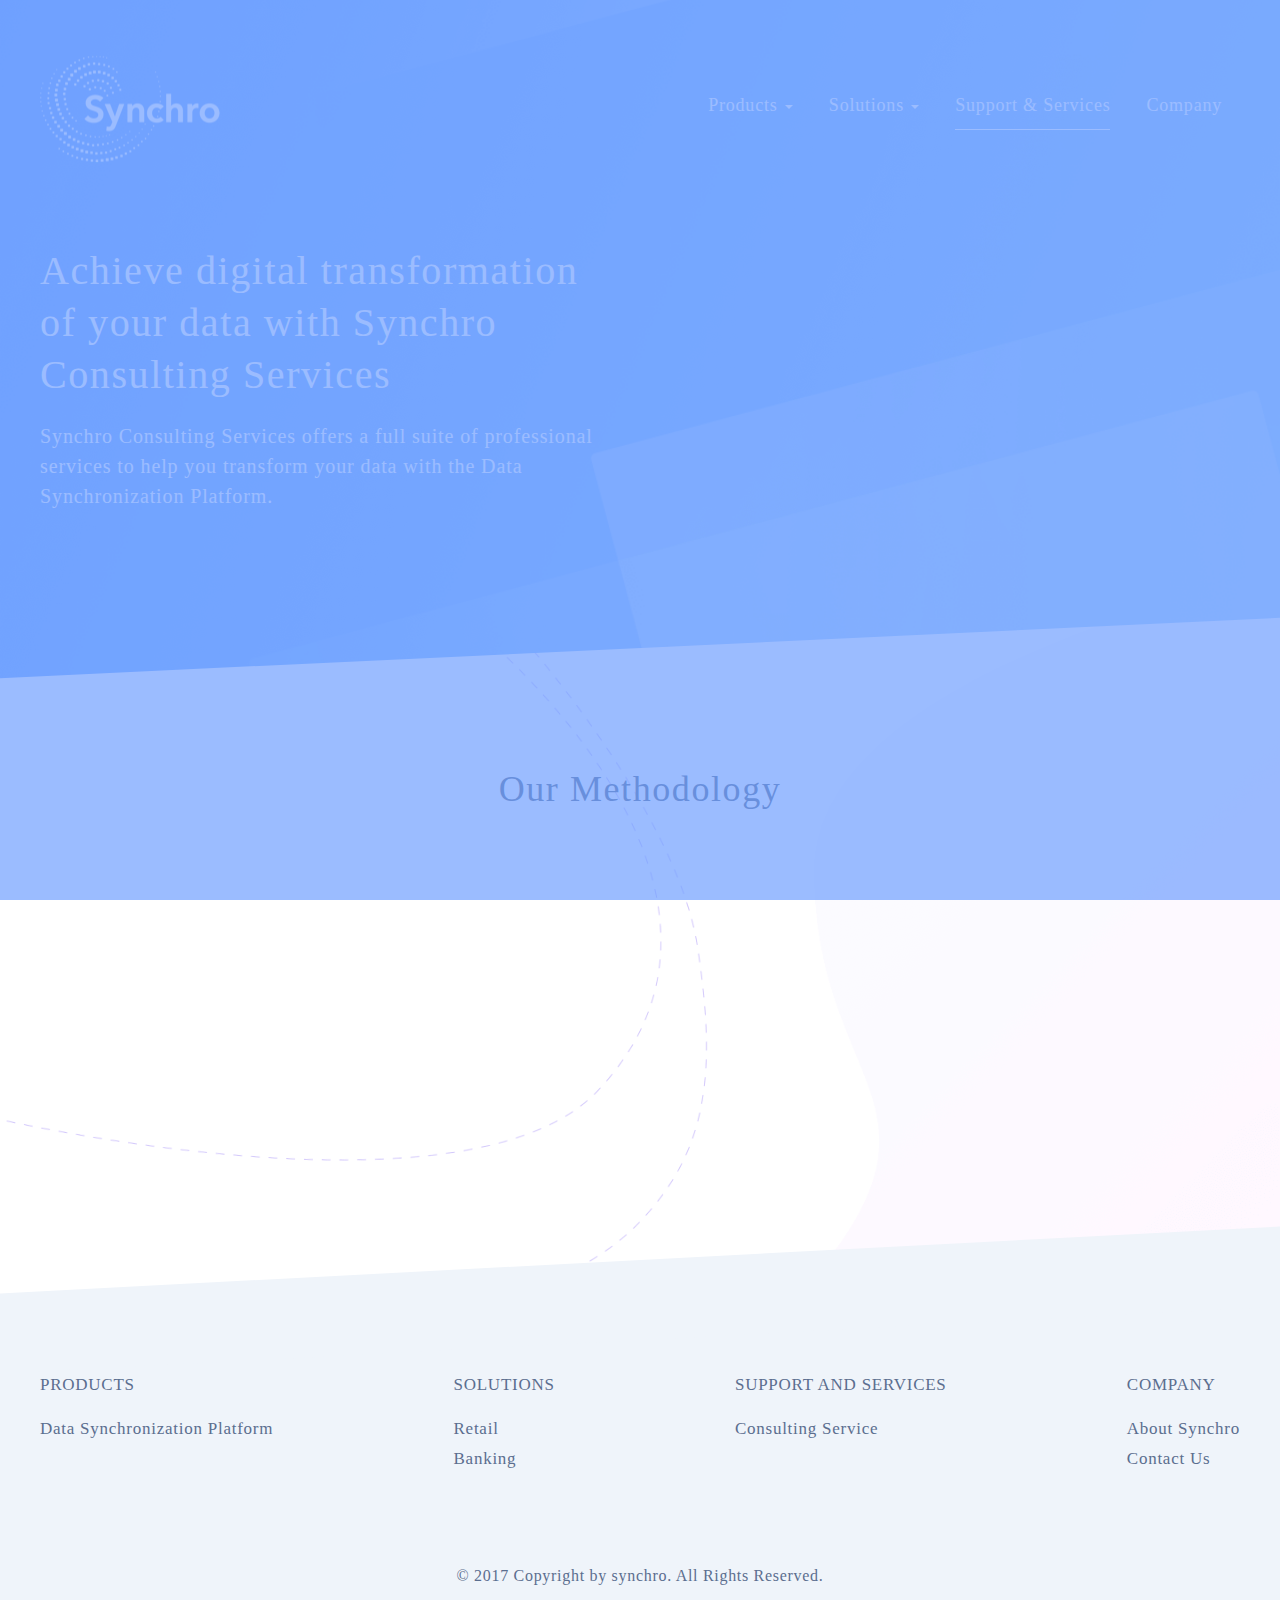
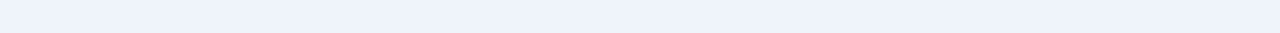
<file: consulting-service.html>
<!DOCTYPE html>
<html lang="en">
  
<head>
    <meta charset="utf-8">
    <meta http-equiv="X-UA-Compatible" content="IE=edge">
    <meta name="viewport" content="width=device-width, initial-scale=1.0, maximum-scale=1.0, user-scalable=0" /> 
    <meta name="description" content="">
    <meta name="author" content="">
    <link rel="icon" href="#">

    <title>Consulting Service | Synchro</title>
 
    <link href="styles/css/ie10-viewport-bug-workaround.css" rel="stylesheet">
    <link href="styles/css/owl.carousel.min.css" rel="stylesheet">
    <link href="styles/css/owl.theme.default.min.css" rel="stylesheet">
    <link href="styles/css/main.css" rel="stylesheet">
    <link href="https://fonts.googleapis.com/css?family=Lato:300,400,700" rel="stylesheet"> 
    <!--[if lt IE 9]>
      <script src="js/html5shiv.min.js"></script>
      <script src="js/respond.min.js"></script>
    <![endif]-->    
  </head>

  <body class="consulting-service-page">
  
    <!--==========================================
                        Header 
    ===========================================-->
    <header>  
		<nav class="navbar navbar-custom">
			<div class="container">
				<!-- Brand and toggle get grouped for better mobile display -->
				<div class="navbar-header">
					<button type="button" class="navbar-toggle collapsed" data-toggle="collapse" data-target="#navbar-custom-collapse" aria-expanded="false">
					<span class="sr-only">Toggle navigation</span>
						<span class="icon-bar"></span>
						<span class="icon-bar"></span>
						<span class="icon-bar"></span>
					</button>
					<a class="navbar-brand" href="index.html"><img src="images/logo.png"></a>
				</div>

				<!-- Collect the nav links, forms, and other content for toggling -->
				<div class="collapse navbar-collapse" id="navbar-custom-collapse"> 
					<ul class="nav navbar-nav navbar-right">
						<!-- <li><a href="#">Products</a></li> -->
						<li class="dropdown">
								<a href="#" class="dropdown-toggle" data-toggle="dropdown">Products <span class="caret"></span></a>
								<ul class="dropdown-menu" role="menu">
									<li><a href="data-synchronization-platform.html">Data Synchronization Platform</a></li>
									<!-- <li><a href="/atm-management-platform.html">ATM Management Platform</a></li> -->
									<!-- <li><a href="/document-management-platform.html">Document Management Platform</a></li> -->
									<!-- <li><a href="/integrated-supervision-management-platform.html">Integrated Supervision Management Platform</a></li> -->
								</ul>
						</li>
						<li class="dropdown">
								<a href="#" class="dropdown-toggle" data-toggle="dropdown">Solutions <span class="caret"></span></a>
								<ul class="dropdown-menu" role="menu">
									<li><a href="retail.html">Retail</a></li>
									<li><a href="banking.html">Banking</a></li>
									<!-- <li><a href="/government.html">Government</a></li> -->
								</ul>
						</li>
						<li class="active"><a href="consulting-service.html">Support & Services</a></li> 
                        <!-- <li><a href="#">Partners</a></li>  --> 
						<li><a href="company.html">Company</a></li> 
					</ul>
				</div><!-- /.navbar-collapse -->
			</div><!-- /.container-fluid -->
		</nav>
    </header>
 
    <!--==========================================
                        Main
    ===========================================--> 
    <!-- Preloader -->
    <div id="mask">
        <div id="loader" class="animated pulse infinite"></div>
    </div>
    <main>

	    <!--=============
	    HERO
	    ==============--> 
    	<section class="hero hero-large hero-consulting-service skew-bg-wrapper">
            <div class="bg"></div>
    		<div class="container">
    			<!-- HERO CONTENT  -->
    			<div class="hero-content">
    				<div class="hero-slide">
    					<div class="slide-item row">
    						<div class="col-sm-8 col-sm-offset-2 col-md-6 col-md-offset-0">
                  <h2 class="animated hiding" data-animation="fadeInLeft">
                    Achieve digital transformation of your data with Synchro Consulting Services
                  </h2>
                  <p class="animated hiding" data-animation="fadeInLeft">
                    Synchro Consulting Services offers a full suite of professional services to help you transform your data with the Data Synchronization Platform. 
                  </p>
                </div>
    					</div>
    				</div>
    			</div>
    		</div>
        </section>
      
      	<section class="section our-methodology text-center skew-bg-wrapper">
            <div class="bg"></div>
            <div class="container">
                <h2 class="text-center animated fadeInLeft visible" data-animation="fadeInLeft">Our Methodology</h2>
                <div class="methodology-item">
                    <div class="row">
                        <div class="col-sm-6 col-md-3 animated hiding" data-animation="fadeInUp">
                            <img src="images/consulting-service/asses.png"/>
                            <h3>
                                Asses
                            </h3>
                            <p>
                              Assess your environment and provide recommendations
                            </p>
                        </div>
                        <div class="col-sm-6 col-md-3 animated hiding" data-animation="fadeInUp">
                            <img src="images/consulting-service/design.png"/>
                            <h3>
                                Design
                            </h3>
                            <p>
                              Design the optimal solution to meet your business criteria
                            </p>
                        </div>
                        <div class="col-sm-6 col-md-3 animated hiding" data-animation="fadeInUp">
                            <img src="images/consulting-service/deploy.png"/>
                            <h3>
                                Deploy
                            </h3>
                            <p>
                                Deploy solutions adhering to best practices, delivered by experienced consultants
                            </p>
                        </div>
                        <div class="col-sm-6 col-md-3 animated hiding" data-animation="fadeInUp">
                            <img src="images/consulting-service/optimize.png"/>
                            <h3>
                                Optimize
                            </h3>
                            <p>
                                Optimize your environment for peak performance and results
                            </p>
                        </div>
                    </div>
                </div>
            </div>
        </section>
    </main>

    <!--==========================================
                        Footer
    ===========================================-->  
    <footer class="footer">
    	<div class="container">
    		<div class="footer-links">
    			<div class="item">
    				<h5><a href="#">PRODUCTS</a></h5>
					<ul>
						<li><a href="data-synchronization-platform.html">Data Synchronization Platform</a></li>
						<!-- <li><a href="atm-management-platform.html">ATM Management Platform</a></li> -->
						<!-- <li><a href="/document-management-plaform.html">Document Management Plaform</a></li> -->
						<!-- <li><a href="/continous-Audit-management-platform.html">Continous Audit Management Platform</a></li> -->
						<!-- <li><a href="/data-reconciliation-platform.html">Data Reconciliation Platform</a></li> -->
					</ul>
				</div>
    			<div class="item">
    				<h5><a href="#">SOLUTIONS</a></h5>
					<ul>
						<li><a href="retail.html">Retail</a></li>
						<li><a href="banking.html">Banking</a></li>
						<!-- <li><a href="">Government</a></li> -->
					</ul>
				</div>
    			<div class="item">
    				<h5><a href="#">SUPPORT AND SERVICES</a></h5>
					<ul>
						<!-- <li><a href="">Products Support</a></li> -->
						<li><a href="consulting-service.html">Consulting Service</a></li>
					</ul>
				</div>
    			<!-- <div class="item">
    				<h5><a href="">PARTNER</a></h5>
					<ul>
						<li><a href="">Reseller</a></li>
						<li><a href="">Consulting Partner</a></li>
					</ul>
				</div> -->
    			<div class="item">
    				<h5><a href="#">COMPANY</a></h5>
					<ul>
						<li><a href="company.html">About Synchro</a></li>
						<li><a href="contact-us.html">Contact Us</a></li>
					</ul>
				</div>
    		</div>
    		<div class="footer-copyright">© 2017 Copyright by synchro. All Rights Reserved.</div>
    	</div>
    </footer>
 
    
    <!--==========================================
                  Javascript core
    ===========================================-->
    <script src="js/jquery.min.js"></script>  
    <script src="js/modernizr.min.js"></script>
    <script src="js/script.js"></script> 
  </body>
  
</html>
</file>
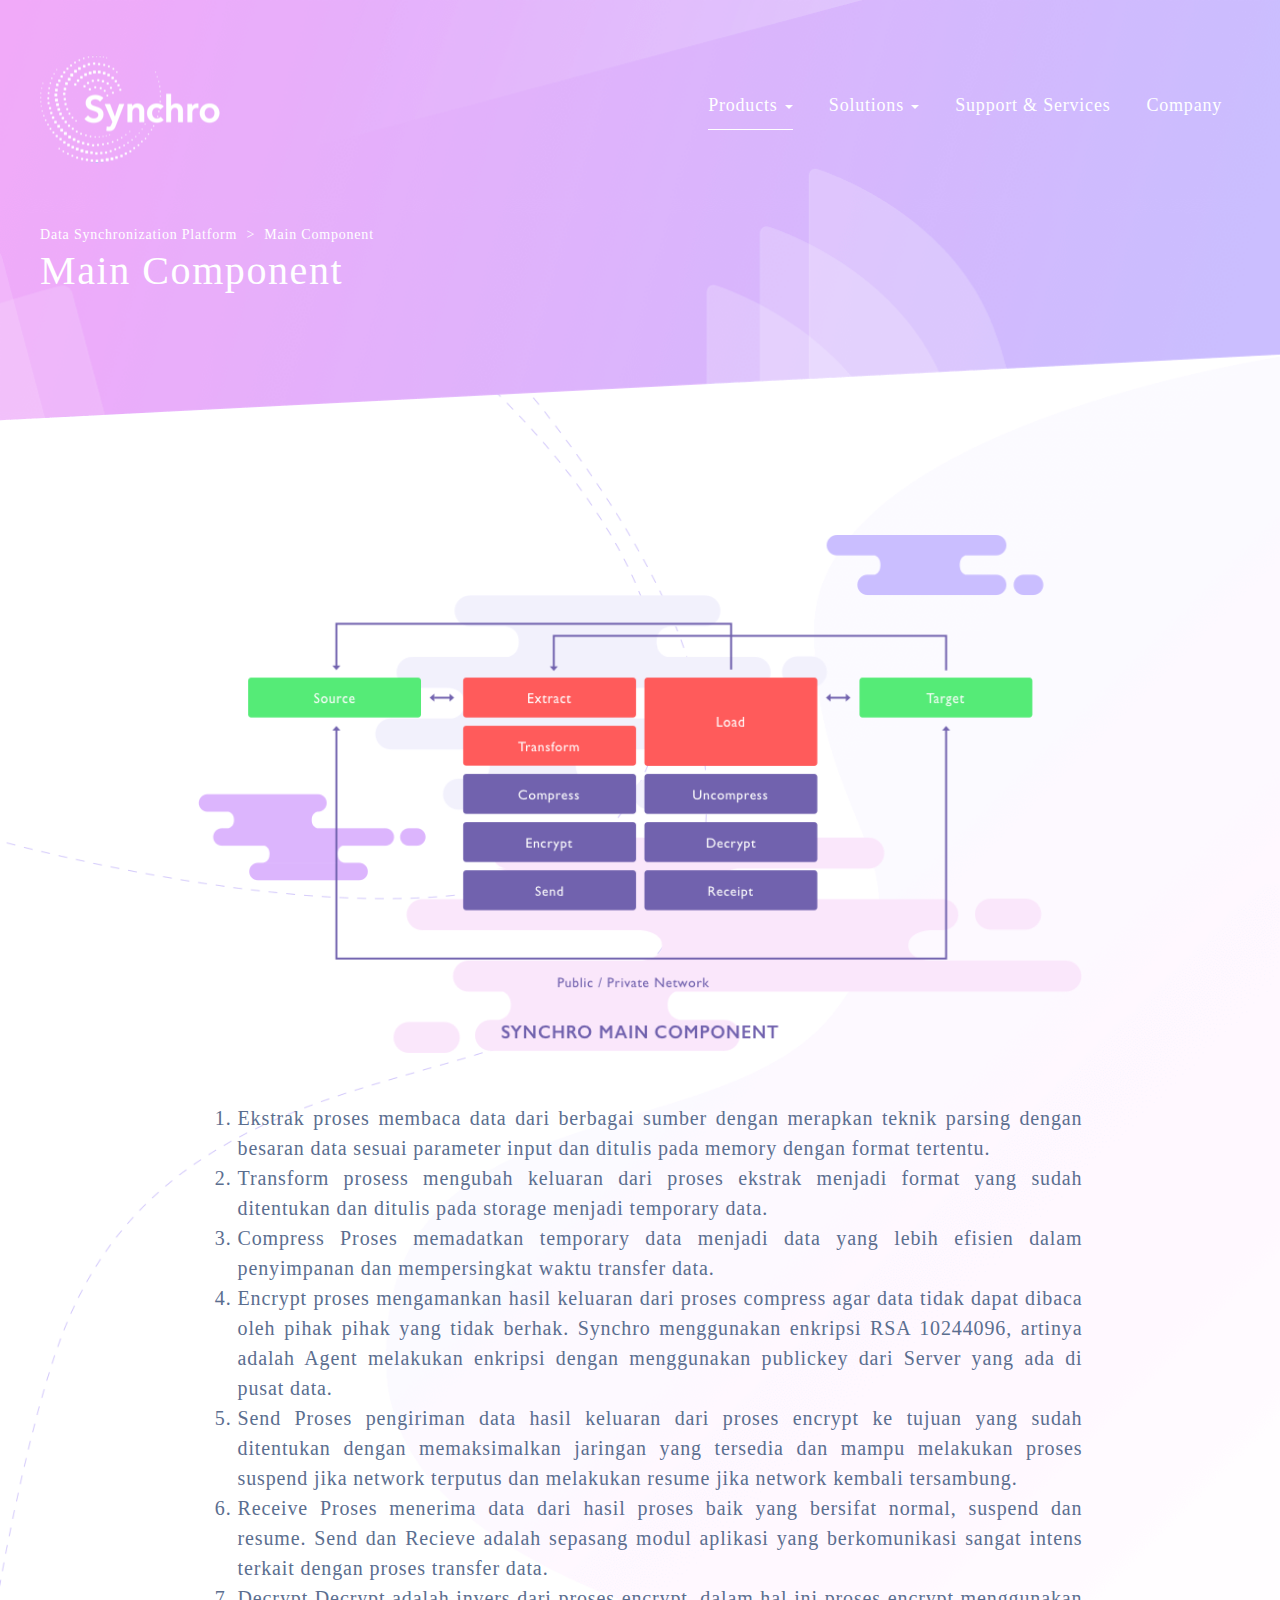
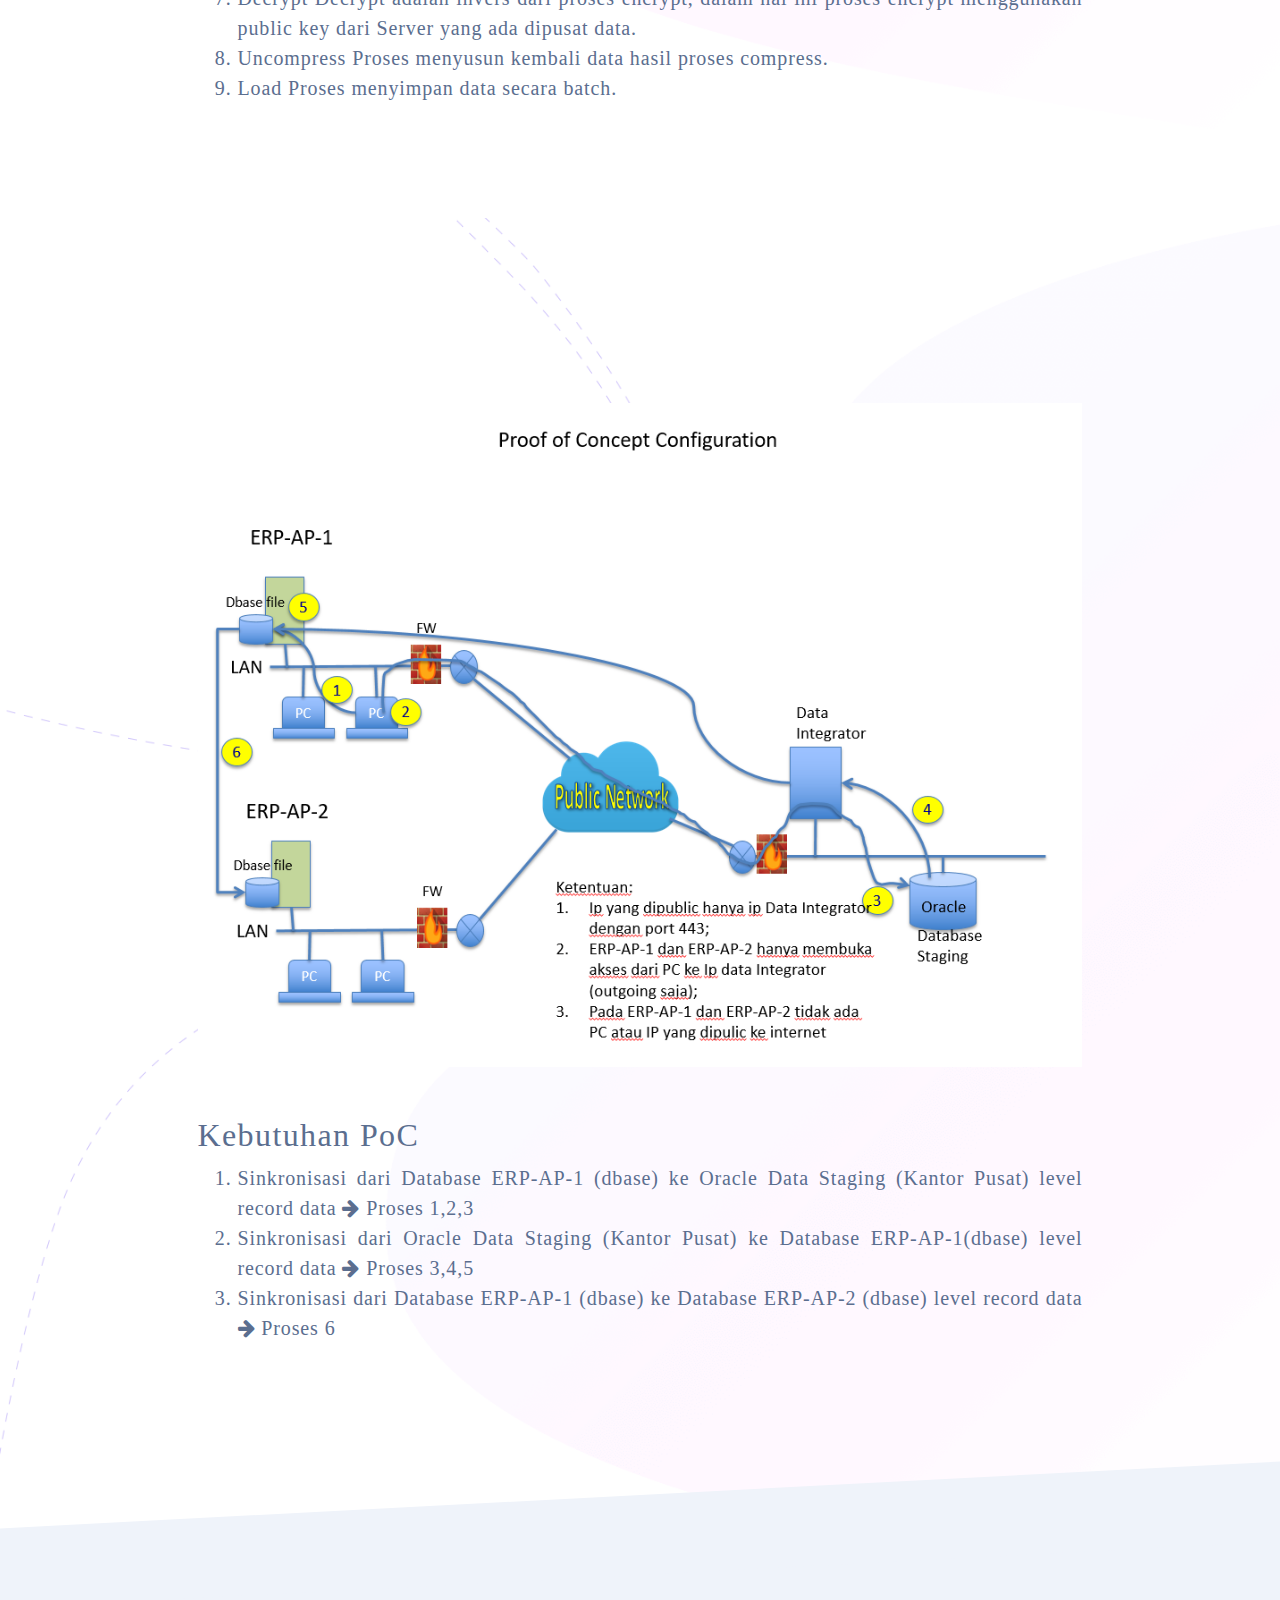
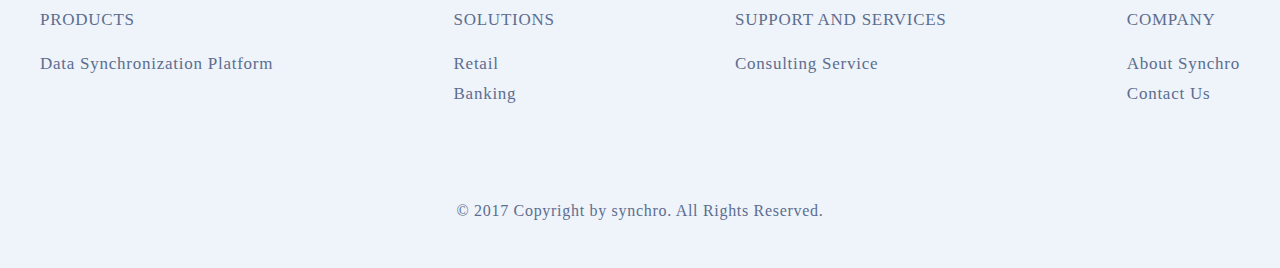
<file: data-synchronization-platform-main-component.html>
<!DOCTYPE html>
<html lang="en">
  
<head>
    <meta charset="utf-8">
    <meta http-equiv="X-UA-Compatible" content="IE=edge">
    <meta name="viewport" content="width=device-width, initial-scale=1.0, maximum-scale=1.0, user-scalable=0" /> 
    <meta name="description" content="">
    <meta name="author" content="">
    <link rel="icon" href="#">

    <title>Synchro | Data Synchronization Platform Overview</title>

    <link href="styles/css/ie10-viewport-bug-workaround.css" rel="stylesheet"> 
    <link href="styles/css/main.css" rel="stylesheet">
    <link href="https://fonts.googleapis.com/css?family=Lato:300,400,700" rel="stylesheet"> 
    <!--[if lt IE 9]>
      <script src="js/html5shiv.min.js"></script>
      <script src="js/respond.min.js"></script>
    <![endif]-->    
  </head>

  <body class="products-synchro-page">
  
    <!--==========================================
                        Header 
    ===========================================-->
    <header>  
		<nav class="navbar navbar-custom">
			<div class="container">
				<!-- Brand and toggle get grouped for better mobile display -->
				<div class="navbar-header">
					<button type="button" class="navbar-toggle collapsed" data-toggle="collapse" data-target="#navbar-custom-collapse" aria-expanded="false">
					<span class="sr-only">Toggle navigation</span>
						<span class="icon-bar"></span>
						<span class="icon-bar"></span>
						<span class="icon-bar"></span>
					</button>
					<a class="navbar-brand" href="index.html"><img src="images/logo.png"></a>
				</div>

				<div class="collapse navbar-collapse" id="navbar-custom-collapse"> 
						<ul class="nav navbar-nav navbar-right">
								<!-- <li><a href="#">Products</a></li> -->
								<li class="dropdown active">
										<a href="#" class="dropdown-toggle" data-toggle="dropdown">Products <span class="caret"></span></a>
										<ul class="dropdown-menu" role="menu">
												<li><a href="data-synchronization-platform.html">Data Synchronization Platform</a></li>
												<!-- <li><a href="/atm-management-platform.html">ATM Management Platform</a></li> -->
												<!-- <li><a href="/document-management-platform.html">Document Management Platform</a></li> -->
												<!-- <li><a href="/integrated-supervision-management-platform.html">Integrated Supervision Management Platform</a></li> -->
										</ul>
								</li>
								<li class="dropdown">
										<a href="#" class="dropdown-toggle" data-toggle="dropdown">Solutions <span class="caret"></span></a>
										<ul class="dropdown-menu" role="menu">
												<li><a href="retail.html">Retail</a></li>
												<li><a href="banking.html">Banking</a></li>
												<!-- <li><a href="/government.html">Government</a></li> -->
										</ul>
								</li>
								<li><a href="consulting-service.html">Support & Services</a></li> 
								<!-- <li><a href="#">Partners</a></li>  --> 
								<li><a href="company.html">Company</a></li> 
						</ul>
						</div><!-- /.navbar-collapse -->
			</div><!-- /.container-fluid -->
		</nav>
    </header>
 
    <!--==========================================
                        Main
    ===========================================--> 
    <main>

	    <!--=============
	    HERO
	    ==============--> 
    	<section class="hero hero-product-inner hero-small">
    		<div class="container">
    			<!-- HERO CONTENT  -->
    			<div class="hero-content">
                    <ol class="breadcrumb animated hiding" data-animation="fadeInUp" data-delay="100">
                        <li>
                            <a href="data-synchronization-platform.html">Data Synchronization Platform</a>
                        </li>
                        <li>
                            Main Component
                        </li>
                    </ol>
    				<div class="hero-slide animated hiding" data-animation="fadeIn">
    					<div class="slide-item">
    						<h2>
                                    Main Component
    						</h2>
    					</div>
    				</div>
    			</div>
    		</div>
    	</section>

        <!--=============
        COMPANY
        ==============-->
        <section class="section article-section">
            <div class="container text-justify">
                <img src="images/products-overview/synchro-main-component.png" class="img-responsive" alt="Synchro Main Component" />
                <ol>
                    <li>Ekstrak proses membaca data dari berbagai sumber dengan merapkan teknik parsing dengan besaran data sesuai parameter input dan ditulis pada memory dengan format tertentu.</li>
                    <li>Transform prosess mengubah keluaran dari proses ekstrak menjadi format yang sudah ditentukan dan ditulis pada storage menjadi temporary data.</li>
                    <li>Compress Proses memadatkan temporary data menjadi data yang lebih efisien dalam penyimpanan dan mempersingkat waktu transfer data.</li>
                    <li>Encrypt proses mengamankan hasil keluaran dari proses compress agar data tidak dapat dibaca oleh pihak pihak yang tidak berhak. Synchro menggunakan enkripsi RSA 10244096, artinya adalah Agent melakukan enkripsi dengan menggunakan publickey dari Server yang ada di pusat data.</li>
                    <li>Send Proses pengiriman data hasil keluaran dari proses encrypt ke tujuan yang sudah ditentukan dengan memaksimalkan jaringan yang tersedia dan mampu melakukan proses suspend jika network terputus dan melakukan resume jika network kembali tersambung.</li>
                    <li>Receive Proses menerima data dari hasil proses baik yang bersifat normal, suspend dan resume. Send dan Recieve adalah sepasang modul aplikasi yang berkomunikasi sangat intens terkait dengan proses transfer data.</li>
                    <li>Decrypt Decrypt adalah invers dari proses encrypt, dalam hal ini proses encrypt menggunakan public key dari Server yang ada dipusat data.</li>
                    <li>Uncompress Proses menyusun kembali data hasil proses compress.</li>
                    <li>Load Proses menyimpan data secara batch.</li>
                </ol>
            </div>
        </section>

	    <!--=============
	    POC 
	    ==============-->
    	<section class="section article-section">
    		<div class="container text-justify">
                <img src="documents/synchro-poc.png" class="img-responsive" alt="Synchro Proof of Concept" />
                <h3>Kebutuhan PoC</h3>
                <ol>
                    <li>Sinkronisasi dari Database ERP-AP-1 (dbase) ke Oracle Data Staging (Kantor Pusat) level record data <i class="fa fa-arrow-right"></i> Proses 1,2,3</li>
                    <li>Sinkronisasi dari Oracle Data Staging (Kantor Pusat) ke Database ERP-AP-1(dbase) level record data <i class="fa fa-arrow-right"></i> Proses 3,4,5</li>
                    <li>Sinkronisasi dari Database ERP-AP-1 (dbase) ke Database ERP-AP-2 (dbase) level record data <i class="fa fa-arrow-right"></i> Proses 6</li>
                </ol>
    		</div>
    	</section>

    </main>

    <!--==========================================
                        Footer
    ===========================================-->  
    <footer class="footer">
    	<div class="container">
    		<div class="footer-links">
    			<div class="item">
    				<h5><a href="#">PRODUCTS</a></h5>
					<ul>
						<li><a href="data-synchronization-platform.html">Data Synchronization Platform</a></li>
						<!-- <li><a href="atm-management-platform.html">ATM Management Platform</a></li> -->
						<!-- <li><a href="/document-management-plaform.html">Document Management Plaform</a></li> -->
						<!-- <li><a href="/continous-Audit-management-platform.html">Continous Audit Management Platform</a></li> -->
						<!-- <li><a href="/data-reconciliation-platform.html">Data Reconciliation Platform</a></li> -->
					</ul>
				</div>
    			<div class="item">
    				<h5><a href="#">SOLUTIONS</a></h5>
					<ul>
						<li><a href="retail.html">Retail</a></li>
						<li><a href="banking.html">Banking</a></li>
						<!-- <li><a href="">Government</a></li> -->
					</ul>
				</div>
    			<div class="item">
    				<h5><a href="#">SUPPORT AND SERVICES</a></h5>
					<ul>
						<!-- <li><a href="">Products Support</a></li> -->
						<li><a href="consulting-service.html">Consulting Service</a></li>
					</ul>
				</div>
    			<!-- <div class="item">
    				<h5><a href="">PARTNER</a></h5>
					<ul>
						<li><a href="">Reseller</a></li>
						<li><a href="">Consulting Partner</a></li>
					</ul>
				</div> -->
    			<div class="item">
    				<h5><a href="#">COMPANY</a></h5>
					<ul>
						<li><a href="company.html">About Synchro</a></li>
						<li><a href="contact-us.html">Contact Us</a></li>
					</ul>
				</div>
    		</div>
    		<div class="footer-copyright">© 2017 Copyright by synchro. All Rights Reserved.</div>
    	</div>
    </footer>
 
    
    <!--==========================================
                  Javascript core
    ===========================================-->
    <script src="js/jquery.min.js"></script>  
    <script src="js/modernizr.min.js"></script>
    <script src="js/script.js"></script> 
  </body>

</html>
</file>
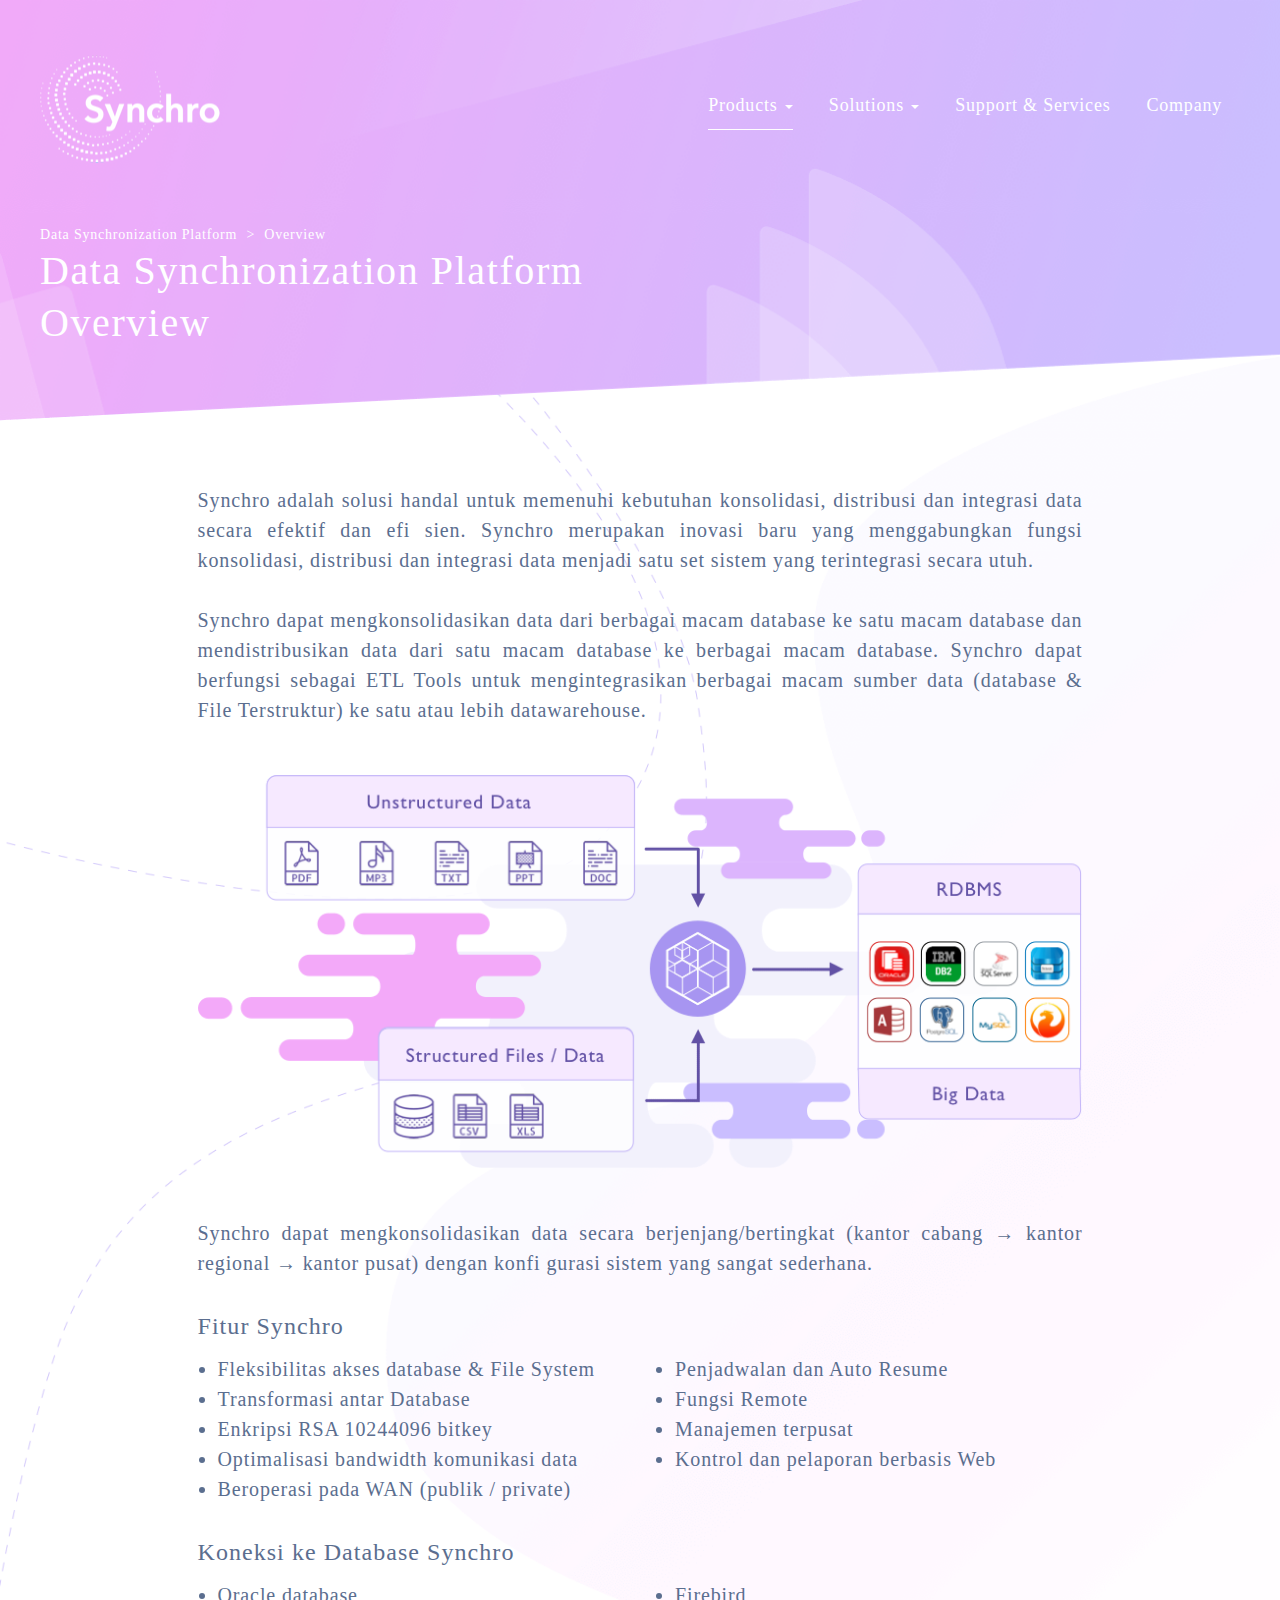
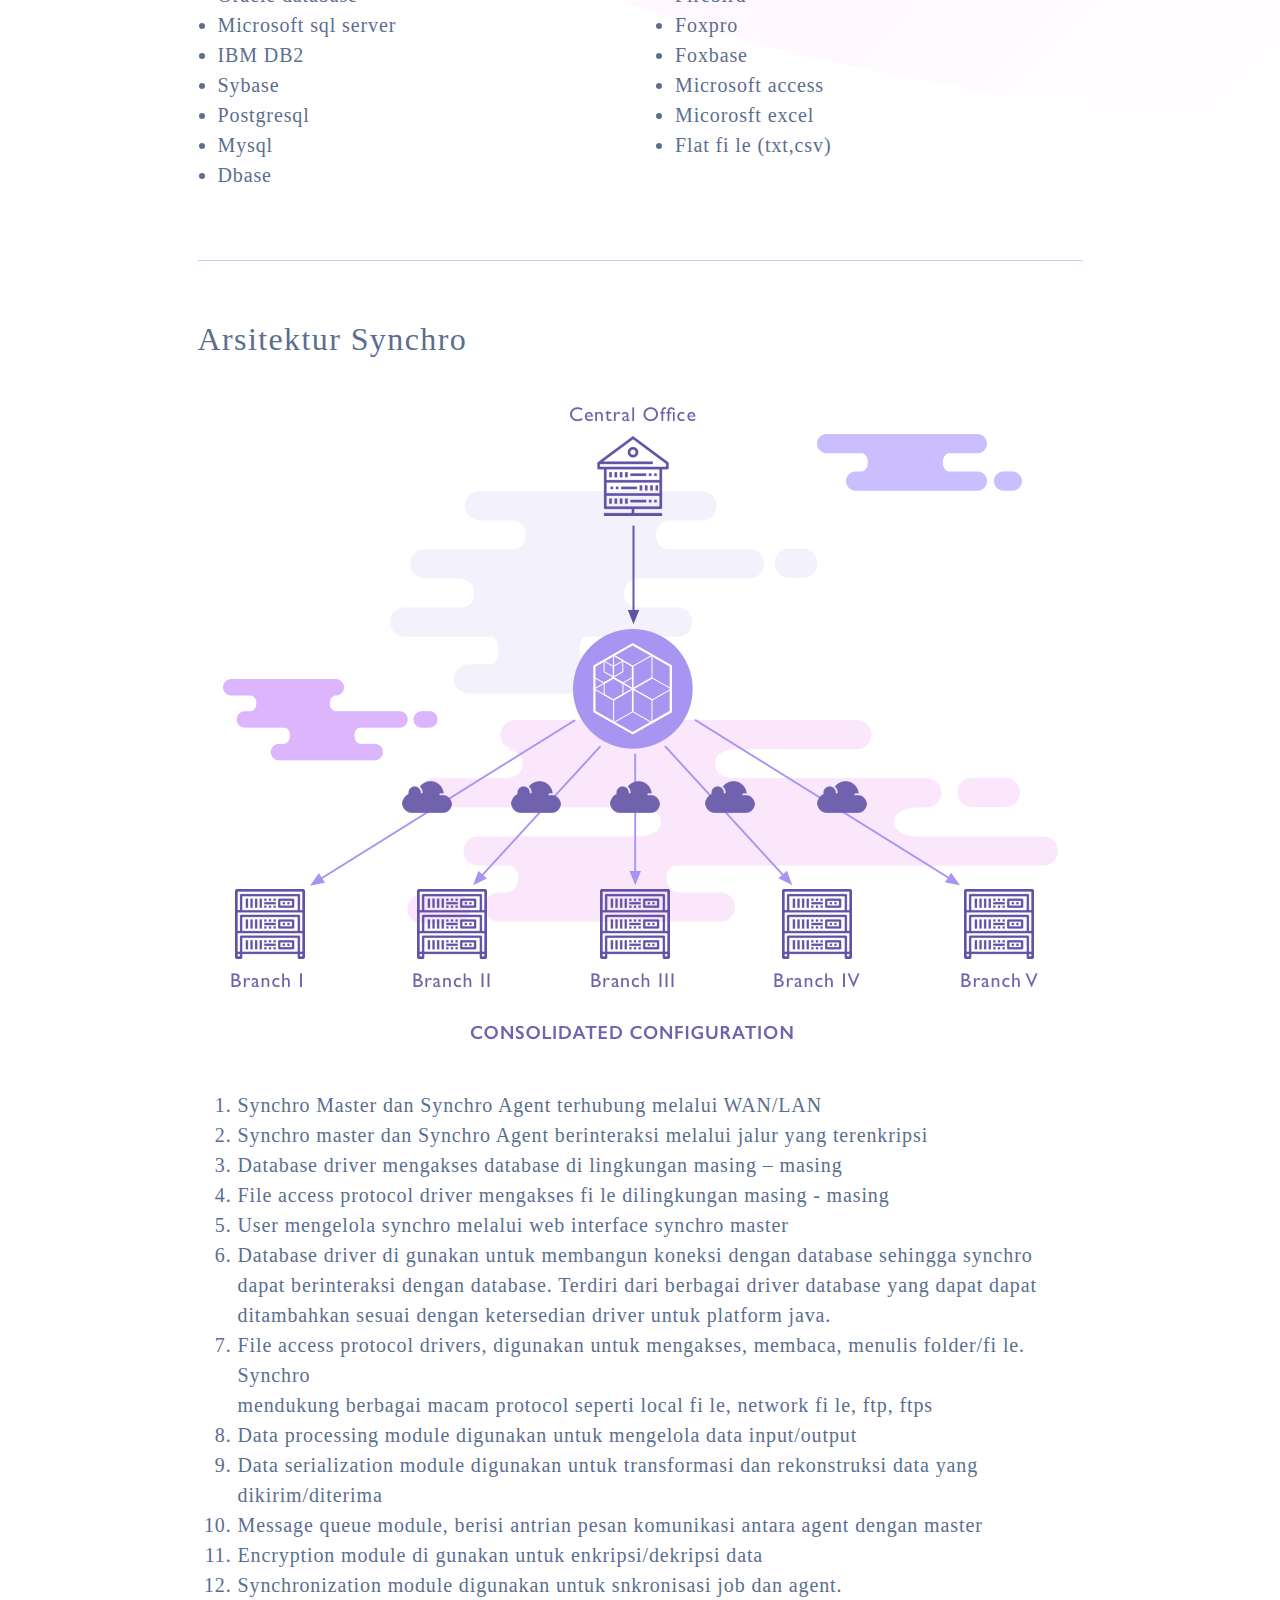
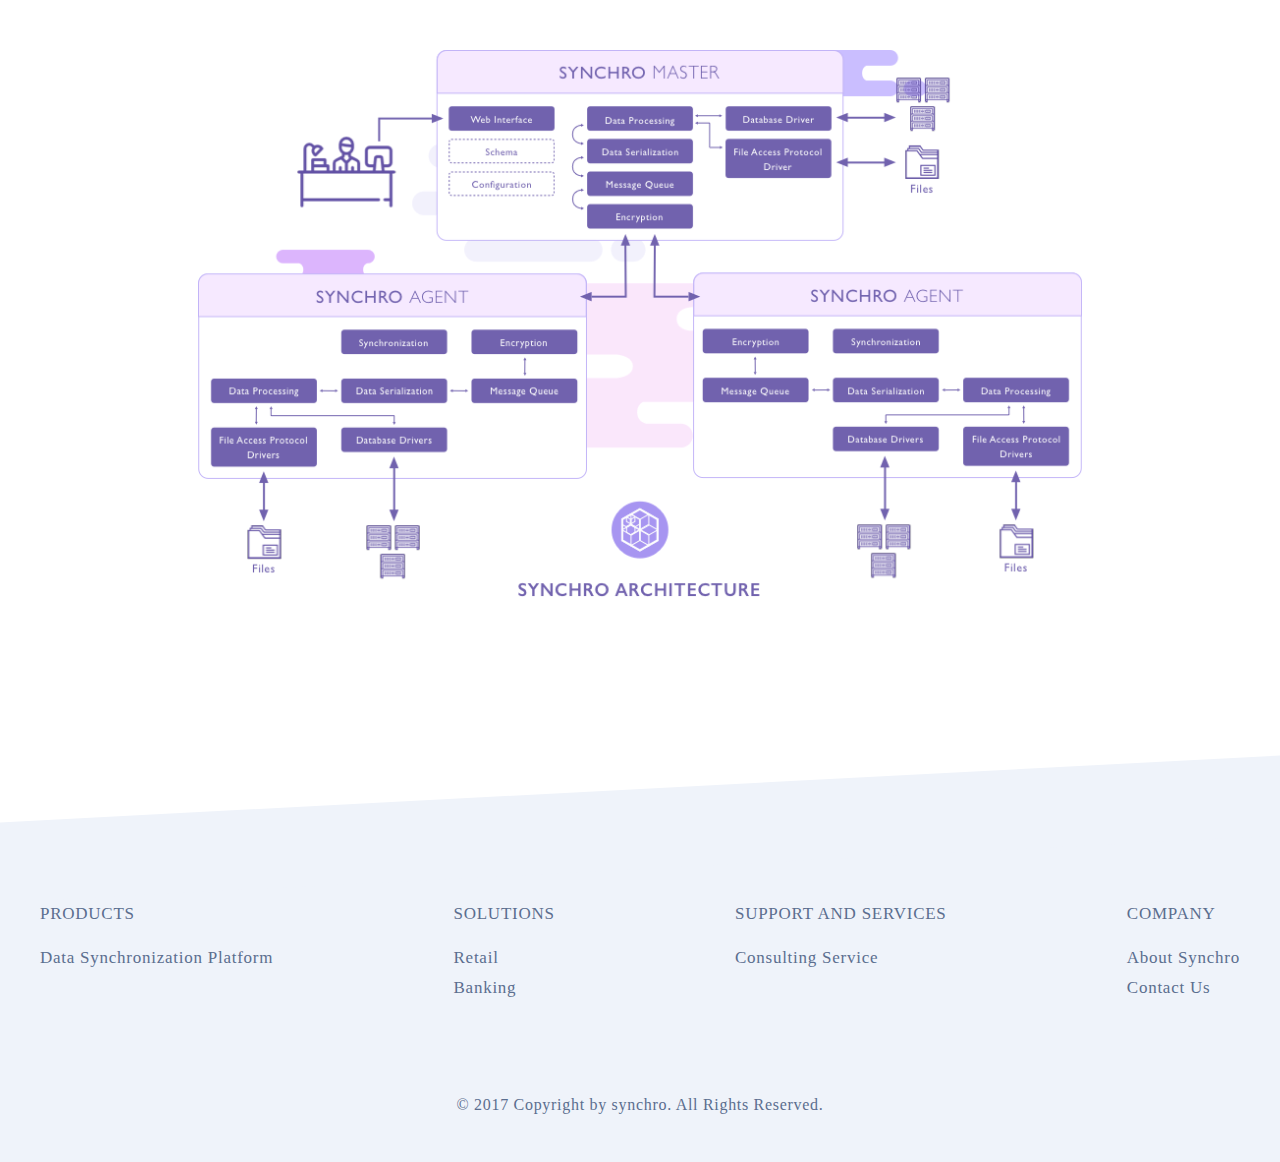
<file: data-synchronization-platform-overview.html>
<!DOCTYPE html>
<html lang="en">
  
<head>
    <meta charset="utf-8">
    <meta http-equiv="X-UA-Compatible" content="IE=edge">
    <meta name="viewport" content="width=device-width, initial-scale=1.0, maximum-scale=1.0, user-scalable=0" /> 
    <meta name="description" content="">
    <meta name="author" content="">
    <link rel="icon" href="#">

    <title>Synchro | Data Synchronization Platform Overview</title>

    <link href="styles/css/ie10-viewport-bug-workaround.css" rel="stylesheet"> 
    <link href="styles/css/main.css" rel="stylesheet">
    <link href="https://fonts.googleapis.com/css?family=Lato:300,400,700" rel="stylesheet"> 
    <!--[if lt IE 9]>
      <script src="js/html5shiv.min.js"></script>
      <script src="js/respond.min.js"></script>
    <![endif]-->    
  </head>

  <body class="products-synchro-page">
  
    <!--==========================================
                        Header 
    ===========================================-->
    <header>  
		<nav class="navbar navbar-custom">
			<div class="container">
				<!-- Brand and toggle get grouped for better mobile display -->
				<div class="navbar-header">
					<button type="button" class="navbar-toggle collapsed" data-toggle="collapse" data-target="#navbar-custom-collapse" aria-expanded="false">
					<span class="sr-only">Toggle navigation</span>
						<span class="icon-bar"></span>
						<span class="icon-bar"></span>
						<span class="icon-bar"></span>
					</button>
					<a class="navbar-brand" href="index.html"><img src="images/logo.png"></a>
				</div>

				<!-- Collect the nav links, forms, and other content for toggling -->
				<div class="collapse navbar-collapse" id="navbar-custom-collapse"> 
                    <ul class="nav navbar-nav navbar-right">
                        <!-- <li><a href="#">Products</a></li> -->
                        <li class="dropdown active">
                            <a href="#" class="dropdown-toggle" data-toggle="dropdown">Products <span class="caret"></span></a>
                            <ul class="dropdown-menu" role="menu">
                                <li><a href="data-synchronization-platform.html">Data Synchronization Platform</a></li>
                                <!-- <li><a href="/atm-management-platform.html">ATM Management Platform</a></li> -->
                                <!-- <li><a href="/document-management-platform.html">Document Management Platform</a></li> -->
                                <!-- <li><a href="/integrated-supervision-management-platform.html">Integrated Supervision Management Platform</a></li> -->
                            </ul>
                        </li>
                        <li class="dropdown">
                            <a href="#" class="dropdown-toggle" data-toggle="dropdown">Solutions <span class="caret"></span></a>
                            <ul class="dropdown-menu" role="menu">
                                <li><a href="retail.html">Retail</a></li>
                                <li><a href="banking.html">Banking</a></li>
                                <!-- <li><a href="/government.html">Government</a></li> -->
                            </ul>
                        </li>
                        <li><a href="consulting-service.html">Support & Services</a></li> 
                        <!-- <li><a href="#">Partners</a></li>  --> 
                        <li><a href="company.html">Company</a></li> 
                    </ul>
                    </div><!-- /.navbar-collapse -->
			</div><!-- /.container-fluid -->
		</nav>
    </header>
 
    <!--==========================================
                        Main
    ===========================================--> 
    <main>

	    <!--=============
	    HERO
	    ==============--> 
    	<section class="hero hero-product-inner hero-small">
    		<div class="container">
    			<!-- HERO CONTENT  -->
    			<div class="hero-content">
                    <ol class="breadcrumb animated hiding" data-animation="fadeInUp" data-delay="100">
                        <li>
                            <a href="data-synchronization-platform.html">Data Synchronization Platform</a>
                        </li>
                        <li>
                            Overview
                        </li>
                    </ol>
    				<div class="hero-slide animated hiding" data-animation="fadeIn">
    					<div class="slide-item">
    						<h2>
								Data Synchronization Platform Overview
    						</h2>
    					</div>
    				</div>
    			</div>
    		</div>
    	</section>

	    <!--=============
	    COMPANY
	    ==============-->
    	<section class="section article-section">
    		<div class="container">
    			<p class="text-justify">
                    Synchro adalah solusi handal untuk memenuhi kebutuhan konsolidasi, distribusi dan integrasi data secara efektif dan efi sien. Synchro merupakan inovasi baru yang menggabungkan fungsi konsolidasi, distribusi dan integrasi data menjadi satu set sistem yang terintegrasi secara utuh.
                </p>
                <p class="text-justify">
                    Synchro dapat mengkonsolidasikan data dari berbagai macam database ke satu macam database dan mendistribusikan data dari satu macam database ke berbagai macam database. Synchro dapat berfungsi sebagai ETL Tools untuk mengintegrasikan berbagai macam sumber data (database & File Terstruktur) ke satu atau lebih datawarehouse.         
                </p>
                <img src="images/products-overview/synchro-illustration.png" class="img-responsive" alt="Syncrho Illustration" />
                <p class="text-justify">Synchro dapat mengkonsolidasikan data secara berjenjang/bertingkat (kantor cabang → kantor regional → kantor pusat) dengan konfi gurasi sistem yang sangat sederhana.</p>
                <h5>Fitur Synchro</h5>
                <div class="row">
                    <div class="col-sm-6">
                        <ul>
                            <li>Fleksibilitas akses database & File System</li>
                            <li>Transformasi antar Database</li>
                            <li>Enkripsi RSA 10244096 bitkey</li>
                            <li>Optimalisasi bandwidth komunikasi data</li>
                            <li>Beroperasi pada WAN (publik / private)</li>
                        </ul>
                    </div>
                    <div class="col-sm-6">
                        <ul>
                            <li>Penjadwalan dan Auto Resume</li>
                            <li>Fungsi Remote</li>
                            <li>Manajemen terpusat</li>
                            <li>Kontrol dan pelaporan berbasis Web</li>
                        </ul>
                    </div>
                </div>
                <h5>Koneksi ke Database Synchro</h5>
                <div class="row">
                    <div class="col-sm-6">
                        <ul>
                            <li>Oracle database</li>
                            <li>Microsoft sql server</li>
                            <li>IBM DB2</li>
                            <li>Sybase</li>
                            <li>Postgresql</li>
                            <li>Mysql</li>
                            <li>Dbase</li>
                        </ul>
                    </div>
                    <div class="col-sm-6">
                        <ul>
                            <li>Firebird</li>
                            <li>Foxpro</li>
                            <li>Foxbase</li>
                            <li>Microsoft access</li>
                            <li>Micorosft excel</li>
                            <li>Flat fi le (txt,csv)</li>
                        </ul>
                    </div>
                </div>
                <div class="divider"></div>
                <h3>Arsitektur Synchro</h3>
                <img src="images/products-overview/syncrho-consolidated-configuration.png" class="img-responsive"  alt="Syncrho Consolidated Configuration"/>
                <ol>
                    <li>Synchro Master dan Synchro Agent terhubung melalui WAN/LAN</li>
                    <li>Synchro master dan Synchro Agent berinteraksi melalui jalur yang terenkripsi</li>
                    <li>Database driver mengakses database di lingkungan masing – masing</li>
                    <li>File access protocol driver mengakses fi le dilingkungan masing - masing</li>
                    <li>User mengelola synchro melalui web interface synchro master</li>
                    <li>Database driver di gunakan untuk membangun koneksi dengan database sehingga synchro dapat
                    berinteraksi dengan database. Terdiri dari berbagai driver database yang dapat dapat ditambahkan
                    sesuai dengan ketersedian driver untuk platform java.</li>
                    <li>File access protocol drivers, digunakan untuk mengakses, membaca, menulis folder/fi le. Synchro</li>
                    mendukung berbagai macam protocol seperti local fi le, network fi le, ftp, ftps
                    <li>Data processing module digunakan untuk mengelola data input/output</li>
                    <li>Data serialization module digunakan untuk transformasi dan rekonstruksi data yang dikirim/diterima</li>
                    <li>Message queue module, berisi antrian pesan komunikasi antara agent dengan master</li>
                    <li>Encryption module di gunakan untuk enkripsi/dekripsi data</li>
                    <li>Synchronization module digunakan untuk snkronisasi job dan agent.</li>
                </ol>
                <img src="images/products-overview/synchro-architecture.png" class="img-responsive" alt="Synchro Architecture" />
    		</div>
    	</section>

    </main>

    <!--==========================================
                        Footer
    ===========================================-->  
    <footer class="footer">
    	<div class="container">
    		<div class="footer-links">
    			<div class="item">
    				<h5><a href="#">PRODUCTS</a></h5>
					<ul>
						<li><a href="data-synchronization-platform.html">Data Synchronization Platform</a></li>
						<!-- <li><a href="atm-management-platform.html">ATM Management Platform</a></li> -->
						<!-- <li><a href="/document-management-plaform.html">Document Management Plaform</a></li> -->
						<!-- <li><a href="/continous-Audit-management-platform.html">Continous Audit Management Platform</a></li> -->
						<!-- <li><a href="/data-reconciliation-platform.html">Data Reconciliation Platform</a></li> -->
					</ul>
				</div>
    			<div class="item">
    				<h5><a href="#">SOLUTIONS</a></h5>
					<ul>
						<li><a href="retail.html">Retail</a></li>
						<li><a href="banking.html">Banking</a></li>
						<!-- <li><a href="">Government</a></li> -->
					</ul>
				</div>
    			<div class="item">
    				<h5><a href="#">SUPPORT AND SERVICES</a></h5>
					<ul>
						<!-- <li><a href="">Products Support</a></li> -->
						<li><a href="consulting-service.html">Consulting Service</a></li>
					</ul>
				</div>
    			<!-- <div class="item">
    				<h5><a href="">PARTNER</a></h5>
					<ul>
						<li><a href="">Reseller</a></li>
						<li><a href="">Consulting Partner</a></li>
					</ul>
				</div> -->
    			<div class="item">
    				<h5><a href="#">COMPANY</a></h5>
					<ul>
						<li><a href="company.html">About Synchro</a></li>
						<li><a href="contact-us.html">Contact Us</a></li>
					</ul>
				</div>
    		</div>
    		<div class="footer-copyright">© 2017 Copyright by synchro. All Rights Reserved.</div>
    	</div>
    </footer>
 
    
    <!--==========================================
                  Javascript core
    ===========================================-->
    <script src="js/jquery.min.js"></script>  
    <script src="js/modernizr.min.js"></script>
    <script src="js/script.js"></script> 
  </body>

</html>
</file>
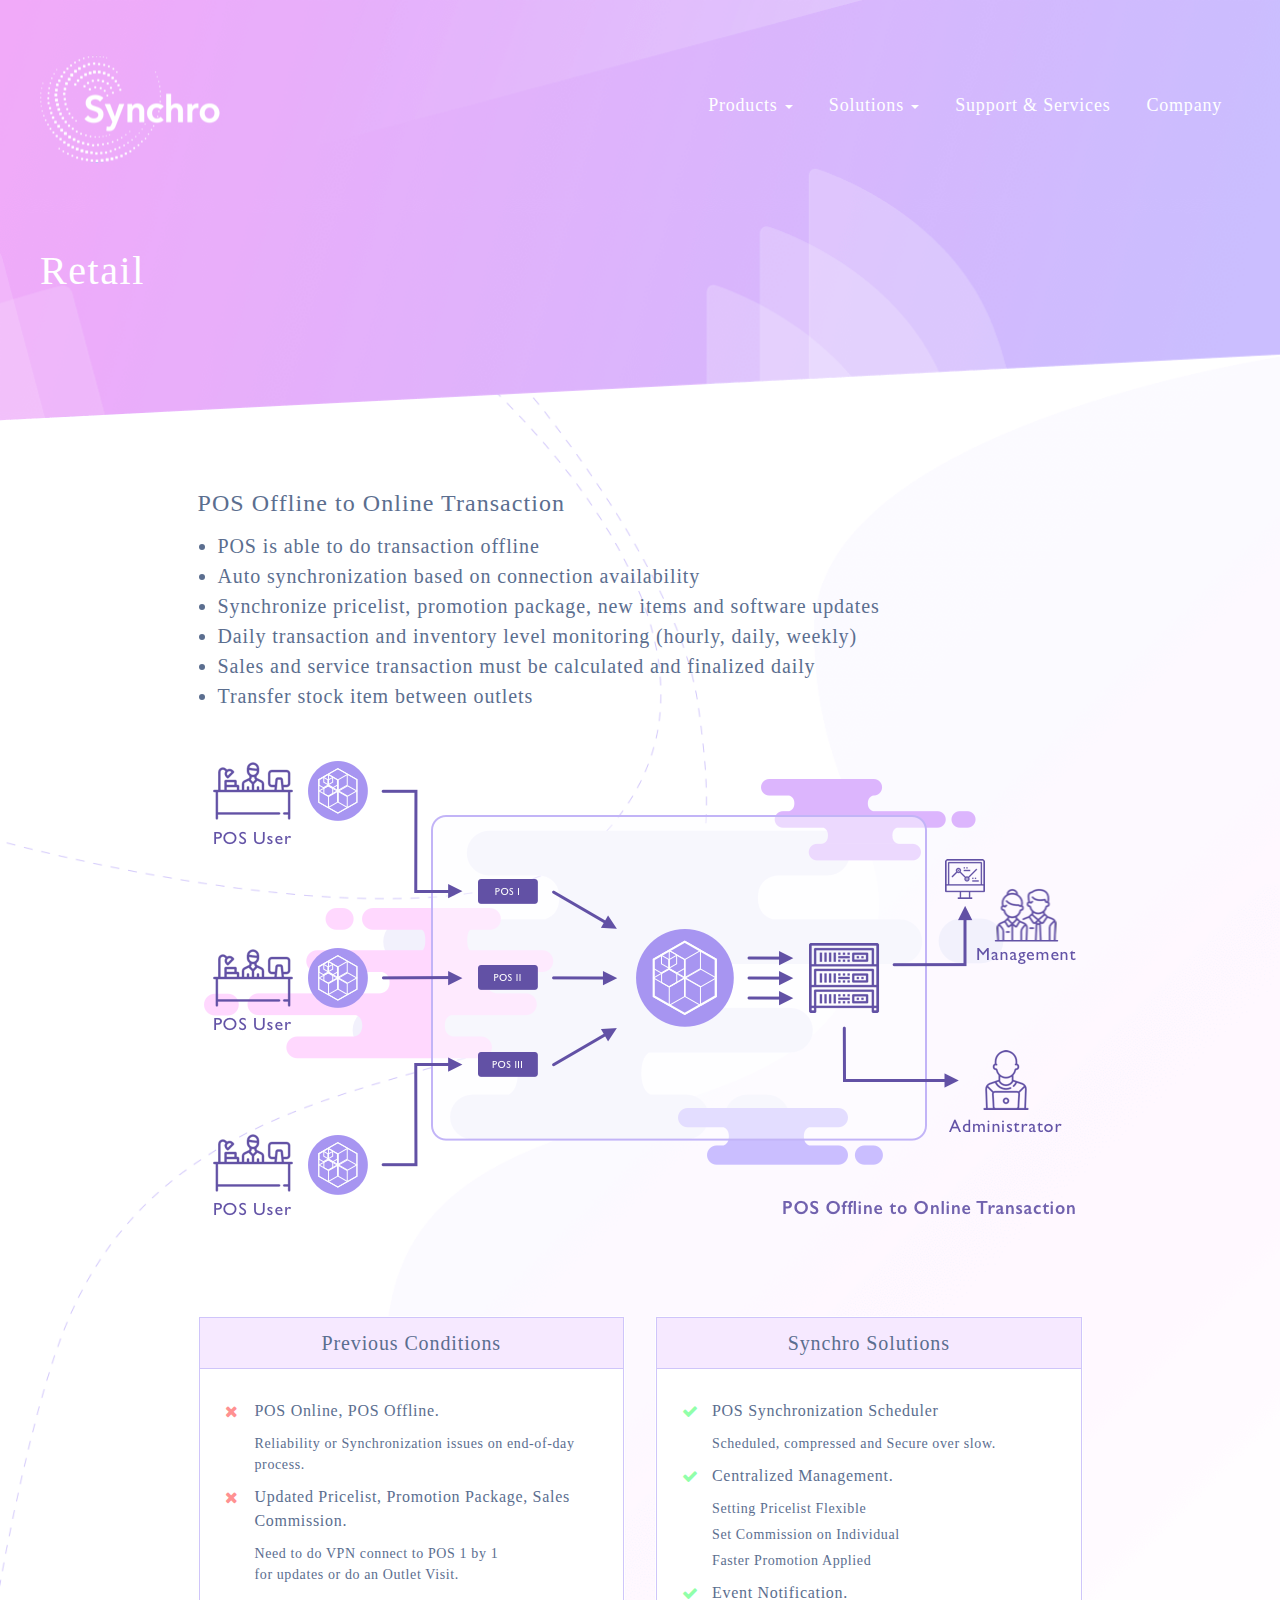
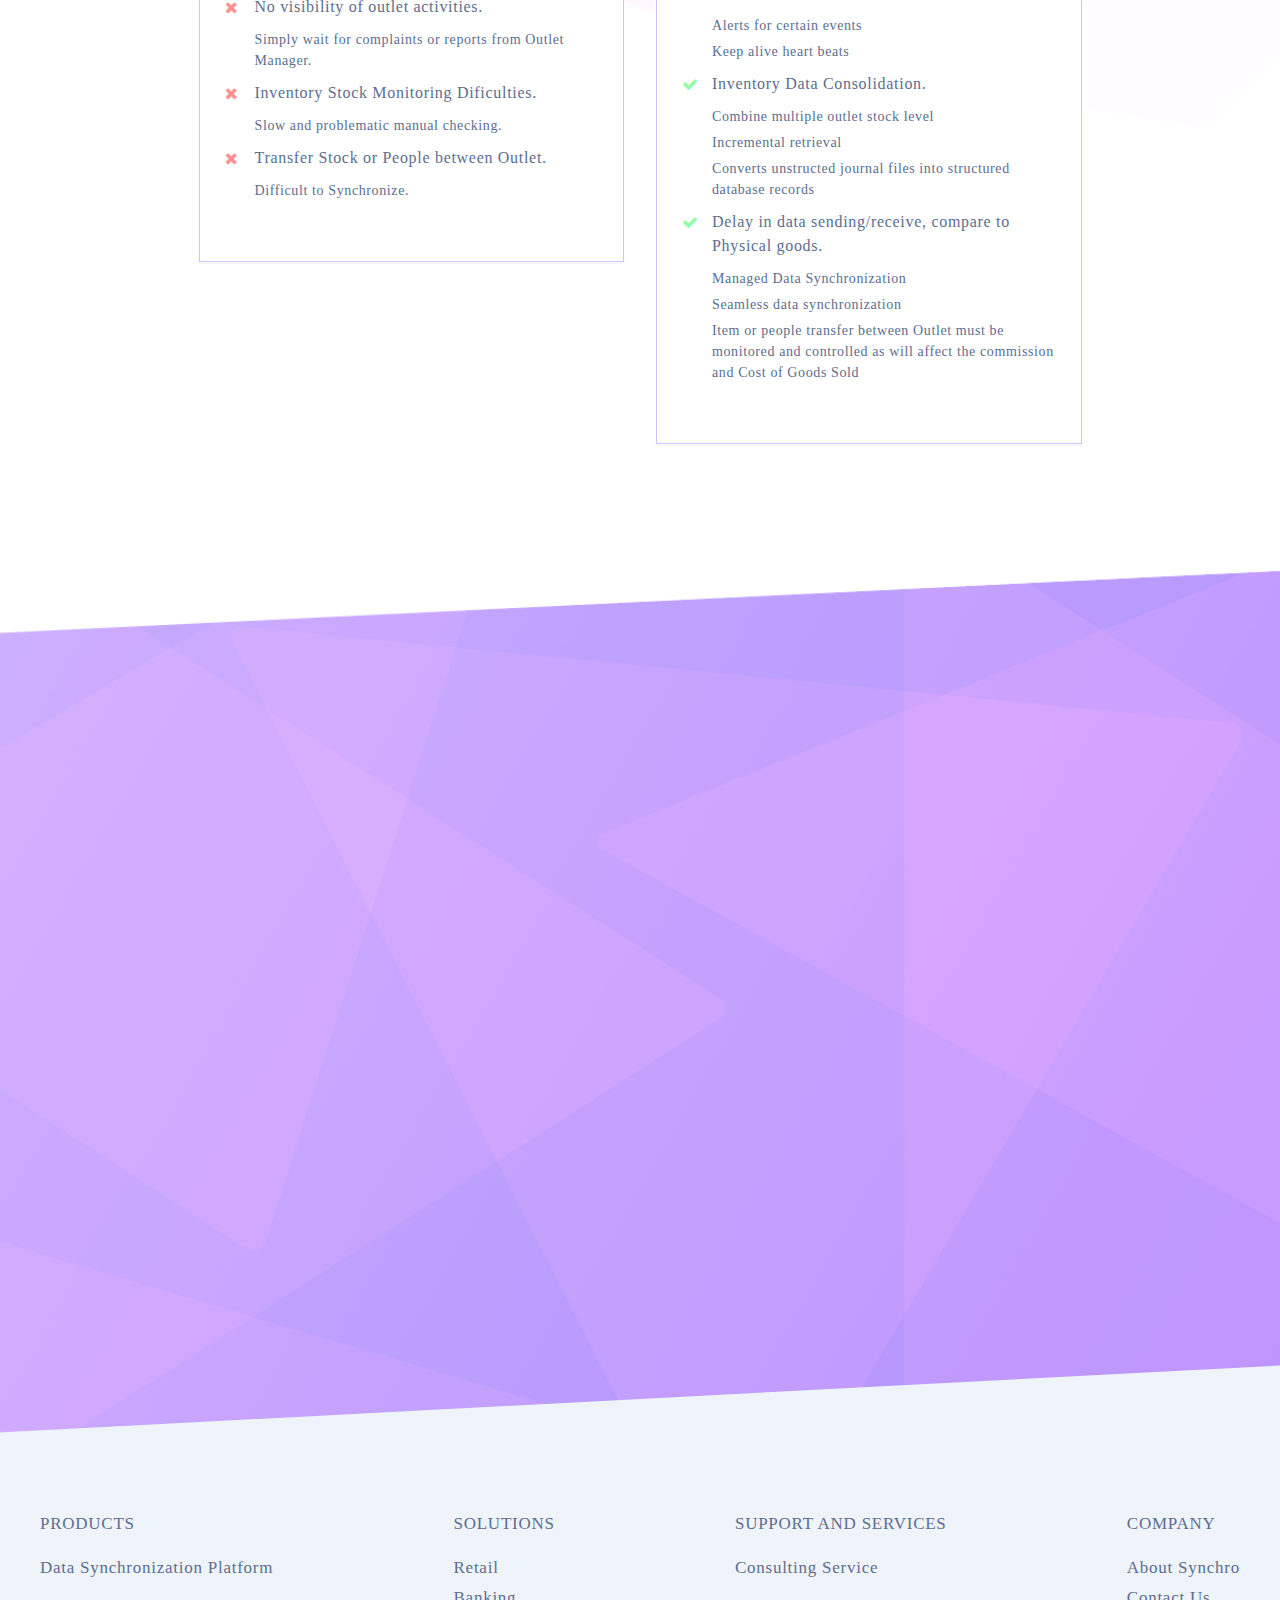
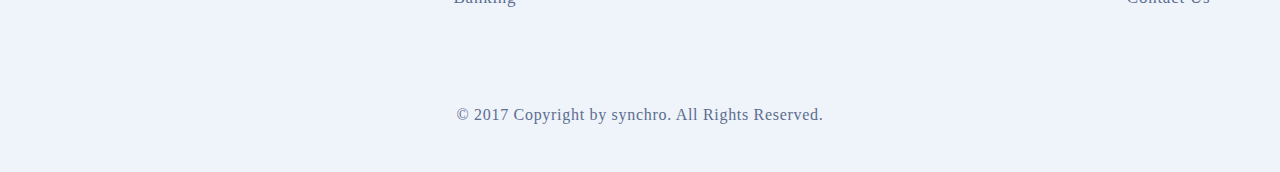
<file: retail.html>
<!DOCTYPE html>
<html lang="en">
  
<head>
    <meta charset="utf-8">
    <meta http-equiv="X-UA-Compatible" content="IE=edge">
    <meta name="viewport" content="width=device-width, initial-scale=1.0, maximum-scale=1.0, user-scalable=0" /> 
    <meta name="description" content="">
    <meta name="author" content="">
    <link rel="icon" href="#">

    <title>Synchro | Data Synchronization Platform Overview</title>

    <link href="styles/css/ie10-viewport-bug-workaround.css" rel="stylesheet"> 
    <link href="styles/css/main.css" rel="stylesheet">
    <link href="https://fonts.googleapis.com/css?family=Lato:300,400,700" rel="stylesheet"> 
    <!--[if lt IE 9]>
      <script src="js/html5shiv.min.js"></script>
      <script src="js/respond.min.js"></script>
    <![endif]-->    
  </head>

  <body class="products-synchro-page">
  
    <!--==========================================
                        Header 
    ===========================================-->
    <header>  
		<nav class="navbar navbar-custom">
			<div class="container">
				<!-- Brand and toggle get grouped for better mobile display -->
				<div class="navbar-header">
					<button type="button" class="navbar-toggle collapsed" data-toggle="collapse" data-target="#navbar-custom-collapse" aria-expanded="false">
					<span class="sr-only">Toggle navigation</span>
						<span class="icon-bar"></span>
						<span class="icon-bar"></span>
						<span class="icon-bar"></span>
					</button>
					<a class="navbar-brand" href="index.html"><img src="images/logo.png"></a>
				</div>

				<!-- Collect the nav links, forms, and other content for toggling -->
				<div class="collapse navbar-collapse" id="navbar-custom-collapse"> 
						<ul class="nav navbar-nav navbar-right">
							<!-- <li><a href="#">Products</a></li> -->
							<li class="dropdown">
									<a href="#" class="dropdown-toggle" data-toggle="dropdown">Products <span class="caret"></span></a>
									<ul class="dropdown-menu" role="menu">
										<li><a href="data-synchronization-platform.html">Data Synchronization Platform</a></li>
										<!-- <li><a href="/atm-management-platform.html">ATM Management Platform</a></li> -->
										<!-- <li><a href="/document-management-platform.html">Document Management Platform</a></li> -->
										<!-- <li><a href="/integrated-supervision-management-platform.html">Integrated Supervision Management Platform</a></li> -->
									</ul>
							</li>
							<li class="dropdown actove">
									<a href="#" class="dropdown-toggle" data-toggle="dropdown">Solutions <span class="caret"></span></a>
									<ul class="dropdown-menu" role="menu">
										<li><a href="retail.html">Retail</a></li>
										<li><a href="banking.html">Banking</a></li>
										<!-- <li><a href="/government.html">Government</a></li> -->
									</ul>
							</li>
							<li><a href="consulting-service.html">Support & Services</a></li> 
							<!-- <li><a href="#">Partners</a></li>  --> 
							<li><a href="company.html">Company</a></li> 
						</ul>
					</div><!-- /.navbar-collapse -->
			</div><!-- /.container-fluid -->
		</nav>
    </header>
 
    <!--==========================================
                        Main
    ===========================================--> 
    <main>

	    <!--=============
	    HERO
	    ==============--> 
    	<section class="hero hero-product-inner hero-small">
    		<div class="container">
    			<!-- HERO CONTENT  -->
    			<div class="hero-content">
    				<div class="hero-slide animated hiding" data-animation="fadeIn">
    					<div class="slide-item">
    						<h2>
									Retail
    						</h2>
    					</div>
    				</div>
    			</div>
    		</div>
    	</section>

	    <!--=============
	    COMPANY
	    ==============-->
    	<section class="section article-section">
    		<div class="container">
					<h5>POS Offline to Online Transaction</h5>
					<ul>
							<li>POS is able to do transaction offline</li>
							<li>Auto synchronization based on connection availability</li>
							<li>Synchronize pricelist, promotion package, new items and software updates</li>
							<li>Daily transaction and inventory level monitoring (hourly, daily, weekly)</li>
							<li>Sales and service transaction must be calculated and finalized daily</li>
							<li>Transfer stock item between outlets</li>
					</ul>
					<img src="images/retail/pos-offline-to-online-transaction.png" class="img-responsive" alt="Pos Offlineto Online Transaction" />
					<div class="row">
							<div class="col-sm-6">
									<div class="panel primary-panel">
											<div class="panel-heading">
													<h3 class="panel-title">Previous Conditions</h3>
											</div>
											<div class="panel-body">
													<ul class="primary-list x-list">
															<li>
																	<h5>POS Online, POS Offline.</h5>
																	<p>
																			Reliability or Synchronization issues on end-of-day process.
																	</p>
															</li>
															<li>
																	<h5>Updated Pricelist, Promotion Package, Sales Commission.</h5>
																	<p>
																			Need to do VPN connect to POS 1 by 1<br/>
																			for updates or do an Outlet Visit.
																	</p>
															</li>
															<li>
																	<h5>No visibility of outlet activities.</h5>
																	<p>
																			Simply wait for complaints or reports from Outlet Manager.
																	</p>
															</li>
															<li>
																	<h5>Inventory Stock Monitoring Dificulties.</h5>
																	<p>
																			Slow and problematic manual checking.
																	</p>
															</li>
															<li>
																	<h5>Transfer Stock or People between Outlet.</h5>
																	<p>
																			Difficult to Synchronize.
																	</p>
															</li>
													</ul>
											</div>
									</div>
							</div>
							<div class="col-sm-6">
									<div class="panel primary-panel">
											<div class="panel-heading">
													<h3 class="panel-title">Synchro Solutions</h3>
											</div>
											<div class="panel-body">
													<ul class="primary-list checked-list">
															<li>
																	<h5>POS Synchronization Scheduler</h5>
																	<p>
																			Scheduled, compressed and Secure over slow.
																	</p>
															</li>
															<li>
																	<h5>Centralized Management.</h5>
																	<p>Setting Pricelist Flexible</p>
																	<p>Set Commission on Individual</p>
																	<p>Faster Promotion Applied</p>
															</li>
															<li>
																	<h5>Event Notification.</h5>
																	<p>Alerts for certain events</p>
																	<p>Keep alive heart beats</p>
															</li>
															<li>
																	<h5>Inventory Data Consolidation.</h5>
																	<p>Combine multiple outlet stock level</p>
																	<p>Incremental retrieval</p>
																	<p>Converts unstructed journal files into structured database records</p>
															</li>
															<li>
																	<h5>Delay in data sending/receive, compare to Physical goods.</h5>
																	<p>Managed Data Synchronization</p>
																	<p>Seamless data synchronization</p>
																	<p>Item or people transfer between Outlet must be monitored and controlled as will affect the commission and Cost of Goods Sold</p>
															</li>
													</ul>
											</div>
									</div>
							</div>
					</div>
    		</div>
			</section>
			
			<section class="section special purple-section-triangle">
					<div class="container">
						<h2 class="text-center animated hiding" data-animation="fadeInLeft">Implementation Results and Benefits</h2>
						<div class="row">
							<div class="col-sm-6">
									<div class="side-icon-box equal-height animated hiding" data-animation="zoomIn">
											<img src="images/retail/improve-data-transfer-process.png"/>
											<article>
													<h5>Improve Data Transfer Process</h5>
													<p>
															Easy and fast distribution of software and promotion and media update to POS
													</p>
											</article>
									</div>
							</div>
							<div class="col-sm-6">
									<div class="side-icon-box equal-height animated hiding" data-animation="zoomIn">
											<img src="images/retail/faster-outlet-case-handling.png"/>
											<article>
													<h5>Faster Outlet Case Handling</h5>
													<p>
															Near real-time data acquisition and minimum stock level handling
													</p>
											</article>
									</div>
							</div>
							<div class="col-sm-6">
									<div class="side-icon-box equal-height animated hiding" data-animation="zoomIn">
											<img src="images/retail/decreases-device-disconnected-issues.png"/>
											<article>
													<h5>Decreases Device Disconnected Issues</h5>
													<p>
															Near real-time notification of branches, POSs, ATMs maintenance and failure events
													</p>
											</article>
									</div>
							</div>
							<div class="col-sm-6">
									<div class="side-icon-box equal-height animated hiding" data-animation="zoomIn">
											<img src="images/retail/software-updates-and-ability-to-fix-problem-remotely.png"/>
											<article>
													<h5>Software Updates And Ability To Fix Problem Remotely</h5>
													<p>
															Easy and fast distribution of software and promotion and media update to POS
													</p>
											</article>
									</div>
							</div>
						</div>
					</div>
				</section>

    </main>

    <!--==========================================
                        Footer
    ===========================================-->  
    <footer class="footer">
    	<div class="container">
    		<div class="footer-links">
    			<div class="item">
    				<h5><a href="#">PRODUCTS</a></h5>
					<ul>
						<li><a href="data-synchronization-platform.html">Data Synchronization Platform</a></li>
						<!-- <li><a href="atm-management-platform.html">ATM Management Platform</a></li> -->
						<!-- <li><a href="/document-management-plaform.html">Document Management Plaform</a></li> -->
						<!-- <li><a href="/continous-Audit-management-platform.html">Continous Audit Management Platform</a></li> -->
						<!-- <li><a href="/data-reconciliation-platform.html">Data Reconciliation Platform</a></li> -->
					</ul>
				</div>
    			<div class="item">
    				<h5><a href="#">SOLUTIONS</a></h5>
					<ul>
						<li><a href="retail.html">Retail</a></li>
						<li><a href="banking.html">Banking</a></li>
						<!-- <li><a href="">Government</a></li> -->
					</ul>
				</div>
    			<div class="item">
    				<h5><a href="#">SUPPORT AND SERVICES</a></h5>
					<ul>
						<!-- <li><a href="">Products Support</a></li> -->
						<li><a href="consulting-service.html">Consulting Service</a></li>
					</ul>
				</div>
    			<!-- <div class="item">
    				<h5><a href="">PARTNER</a></h5>
					<ul>
						<li><a href="">Reseller</a></li>
						<li><a href="">Consulting Partner</a></li>
					</ul>
				</div> -->
    			<div class="item">
    				<h5><a href="#">COMPANY</a></h5>
					<ul>
						<li><a href="company.html">About Synchro</a></li>
						<li><a href="contact-us.html">Contact Us</a></li>
					</ul>
				</div>
    		</div>
    		<div class="footer-copyright">© 2017 Copyright by synchro. All Rights Reserved.</div>
    	</div>
    </footer>
 
    
    <!--==========================================
                  Javascript core
    ===========================================-->
    <script src="js/jquery.min.js"></script>  
    <script src="js/modernizr.min.js"></script>
    <script src="js/script.js"></script> 
  </body>


</html>
</file>
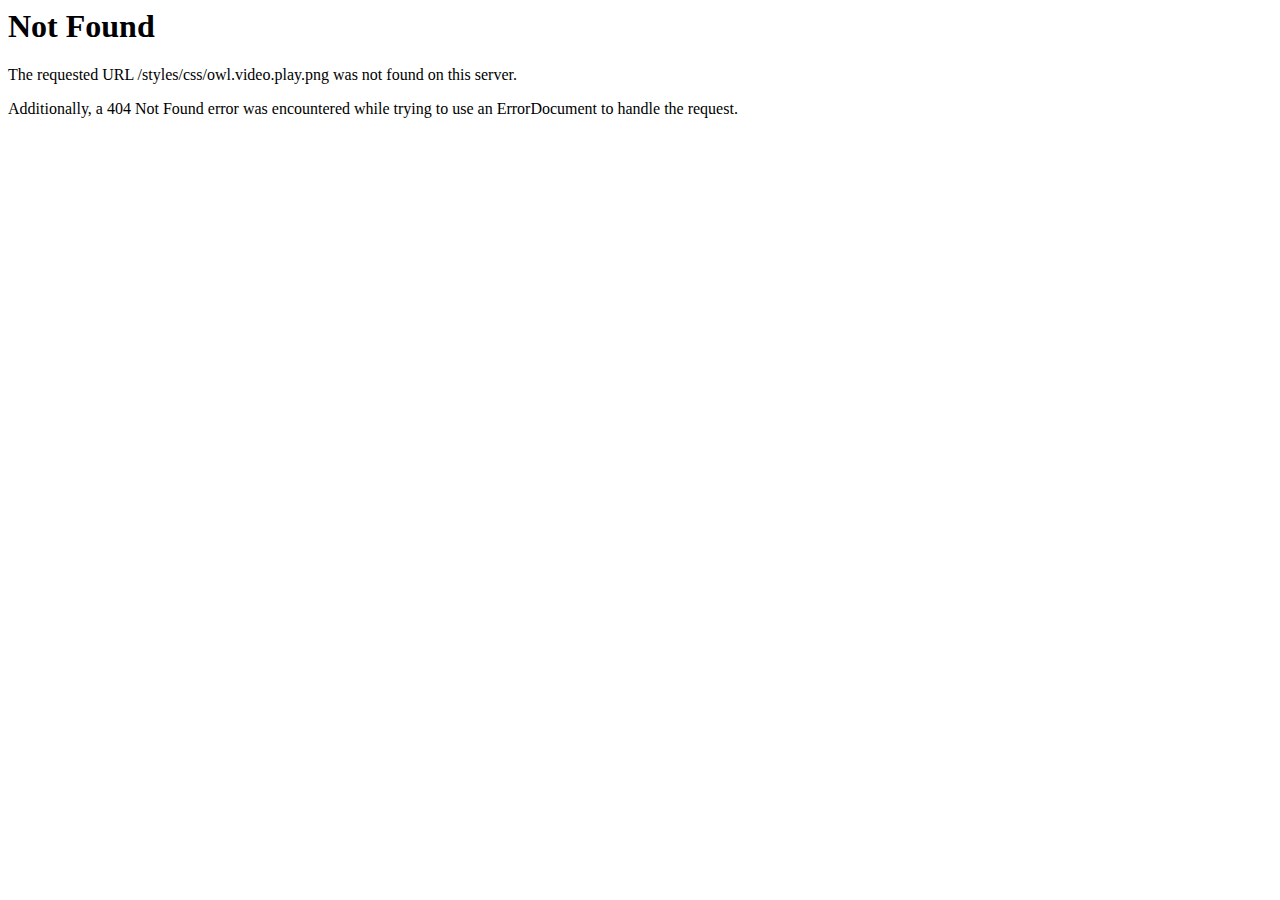
<file: styles/css/owl.video.play.html>
<!DOCTYPE HTML PUBLIC "-//IETF//DTD HTML 2.0//EN">
<html><head>
<title>404 Not Found</title>
</head><body>
<h1>Not Found</h1>
<p>The requested URL /styles/css/owl.video.play.png was not found on this server.</p>
<p>Additionally, a 404 Not Found
error was encountered while trying to use an ErrorDocument to handle the request.</p>
</body></html>
</file>
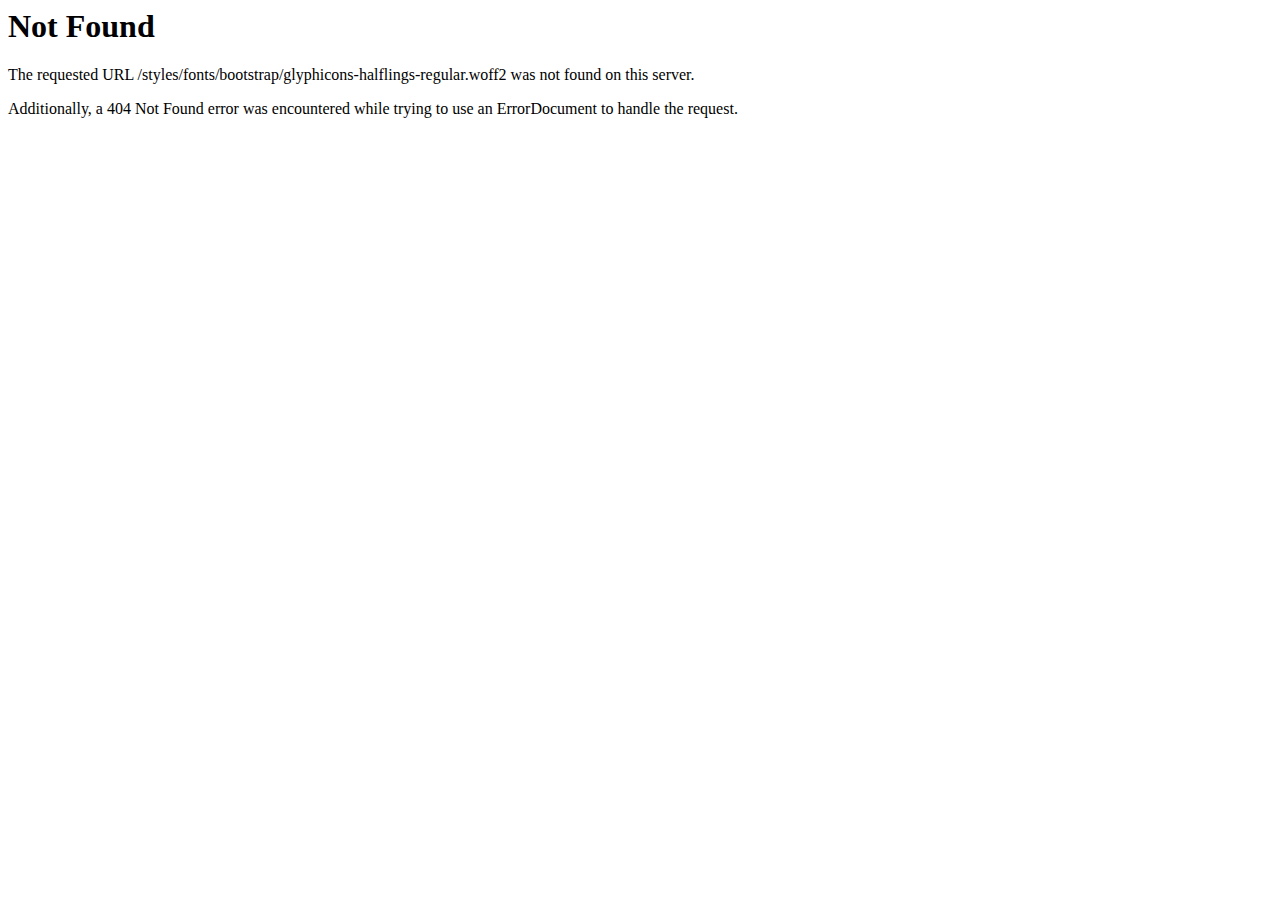
<file: styles/fonts/bootstrap/glyphicons-halflings-regular-2.html>
<!DOCTYPE HTML PUBLIC "-//IETF//DTD HTML 2.0//EN">
<html><head>
<title>404 Not Found</title>
</head><body>
<h1>Not Found</h1>
<p>The requested URL /styles/fonts/bootstrap/glyphicons-halflings-regular.woff2 was not found on this server.</p>
<p>Additionally, a 404 Not Found
error was encountered while trying to use an ErrorDocument to handle the request.</p>
</body></html>
</file>
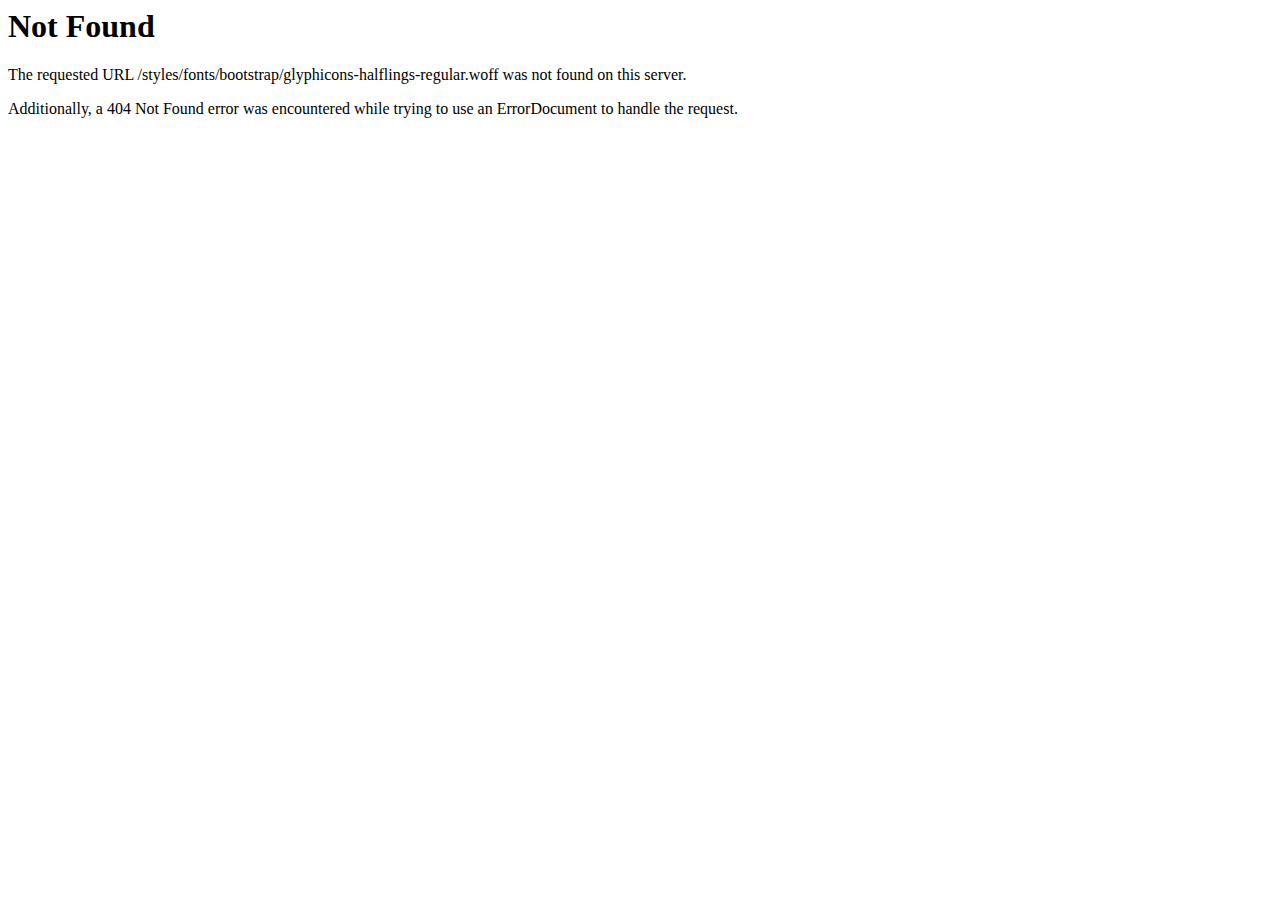
<file: styles/fonts/bootstrap/glyphicons-halflings-regular-3.html>
<!DOCTYPE HTML PUBLIC "-//IETF//DTD HTML 2.0//EN">
<html><head>
<title>404 Not Found</title>
</head><body>
<h1>Not Found</h1>
<p>The requested URL /styles/fonts/bootstrap/glyphicons-halflings-regular.woff was not found on this server.</p>
<p>Additionally, a 404 Not Found
error was encountered while trying to use an ErrorDocument to handle the request.</p>
</body></html>
</file>
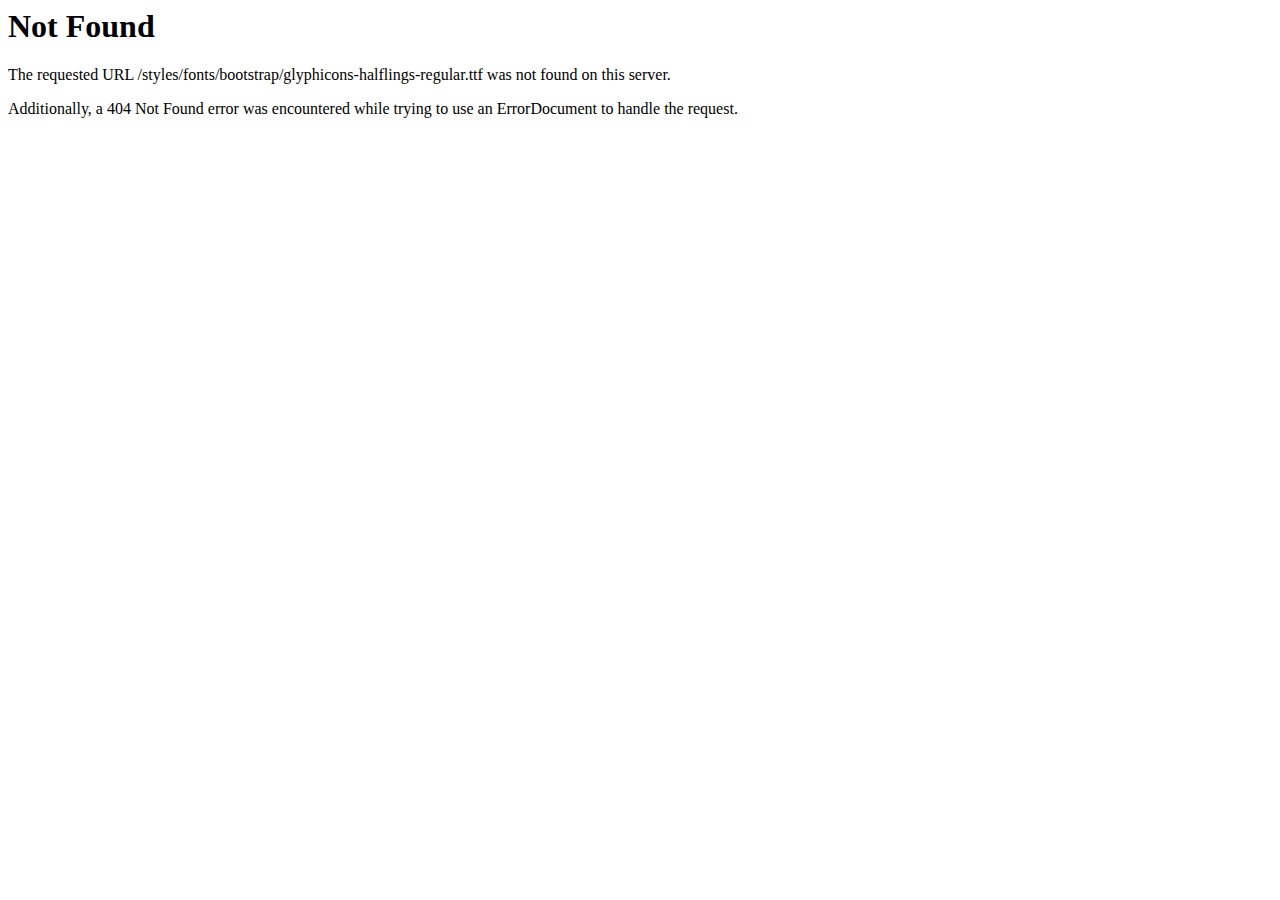
<file: styles/fonts/bootstrap/glyphicons-halflings-regular-4.html>
<!DOCTYPE HTML PUBLIC "-//IETF//DTD HTML 2.0//EN">
<html><head>
<title>404 Not Found</title>
</head><body>
<h1>Not Found</h1>
<p>The requested URL /styles/fonts/bootstrap/glyphicons-halflings-regular.ttf was not found on this server.</p>
<p>Additionally, a 404 Not Found
error was encountered while trying to use an ErrorDocument to handle the request.</p>
</body></html>
</file>
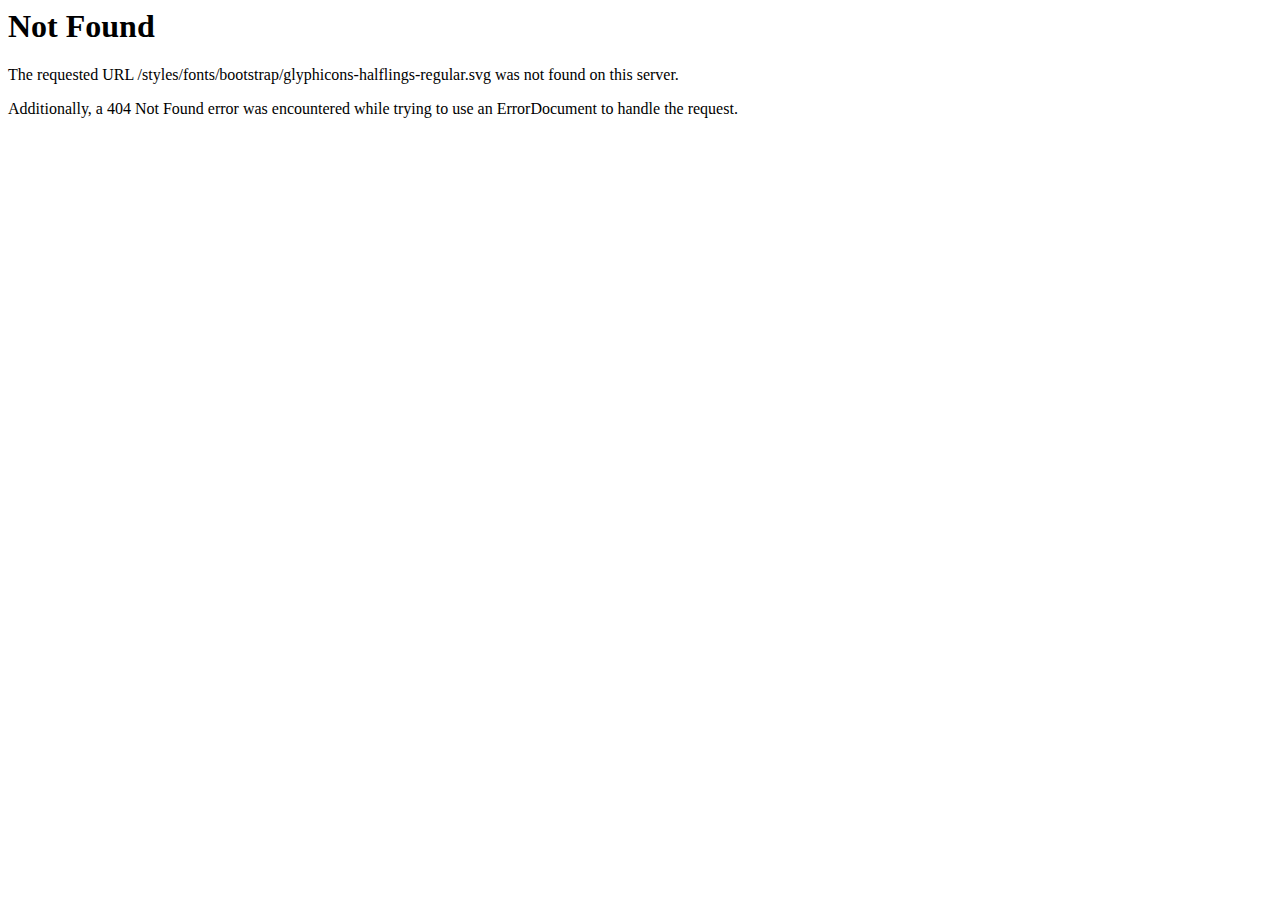
<file: styles/fonts/bootstrap/glyphicons-halflings-regular-5.html>
<!DOCTYPE HTML PUBLIC "-//IETF//DTD HTML 2.0//EN">
<html><head>
<title>404 Not Found</title>
</head><body>
<h1>Not Found</h1>
<p>The requested URL /styles/fonts/bootstrap/glyphicons-halflings-regular.svg was not found on this server.</p>
<p>Additionally, a 404 Not Found
error was encountered while trying to use an ErrorDocument to handle the request.</p>
</body></html>
</file>
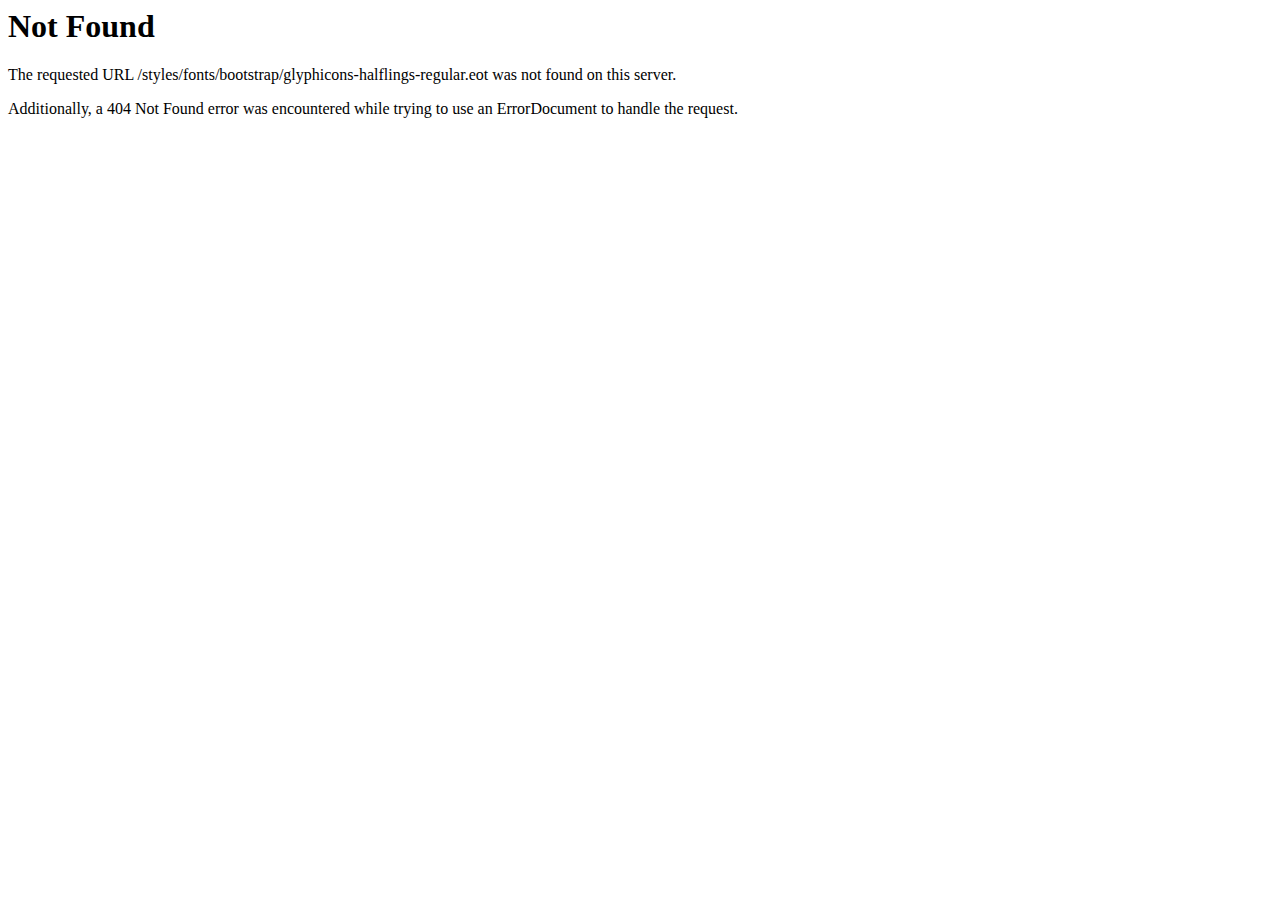
<file: styles/fonts/bootstrap/glyphicons-halflings-regular.html>
<!DOCTYPE HTML PUBLIC "-//IETF//DTD HTML 2.0//EN">
<html><head>
<title>404 Not Found</title>
</head><body>
<h1>Not Found</h1>
<p>The requested URL /styles/fonts/bootstrap/glyphicons-halflings-regular.eot was not found on this server.</p>
<p>Additionally, a 404 Not Found
error was encountered while trying to use an ErrorDocument to handle the request.</p>
</body></html>
</file>
<file: styles/css/ie10-viewport-bug-workaround.css>
/*!
 * IE10 viewport hack for Surface/desktop Windows 8 bug
 * Copyright 2014-2015 Twitter, Inc.
 * Licensed under MIT (https://github.com/twbs/bootstrap/blob/master/LICENSE)
 */

/*
 * See the Getting Started docs for more information:
 * http://getbootstrap.com/getting-started/#support-ie10-width
 */
@-ms-viewport     { width: device-width; }
@-o-viewport      { width: device-width; }
@viewport         { width: device-width; }
</file>
